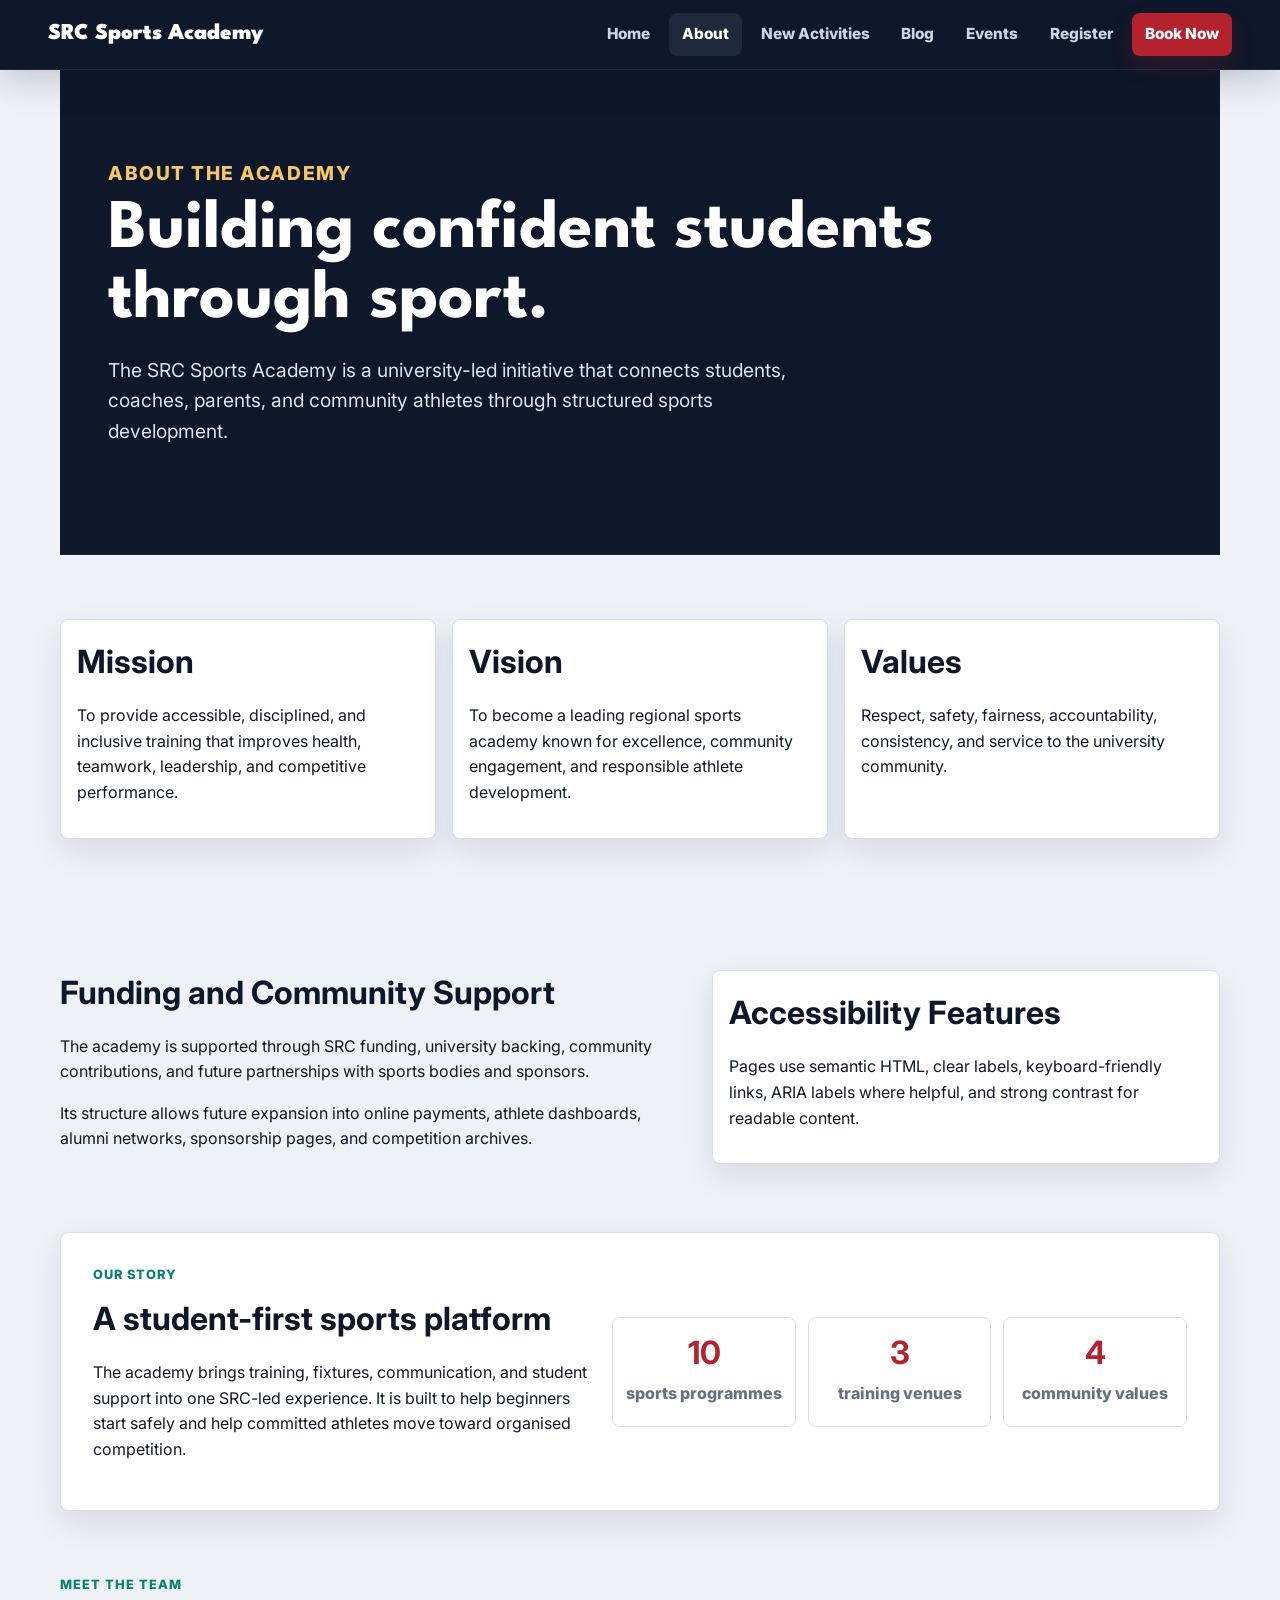
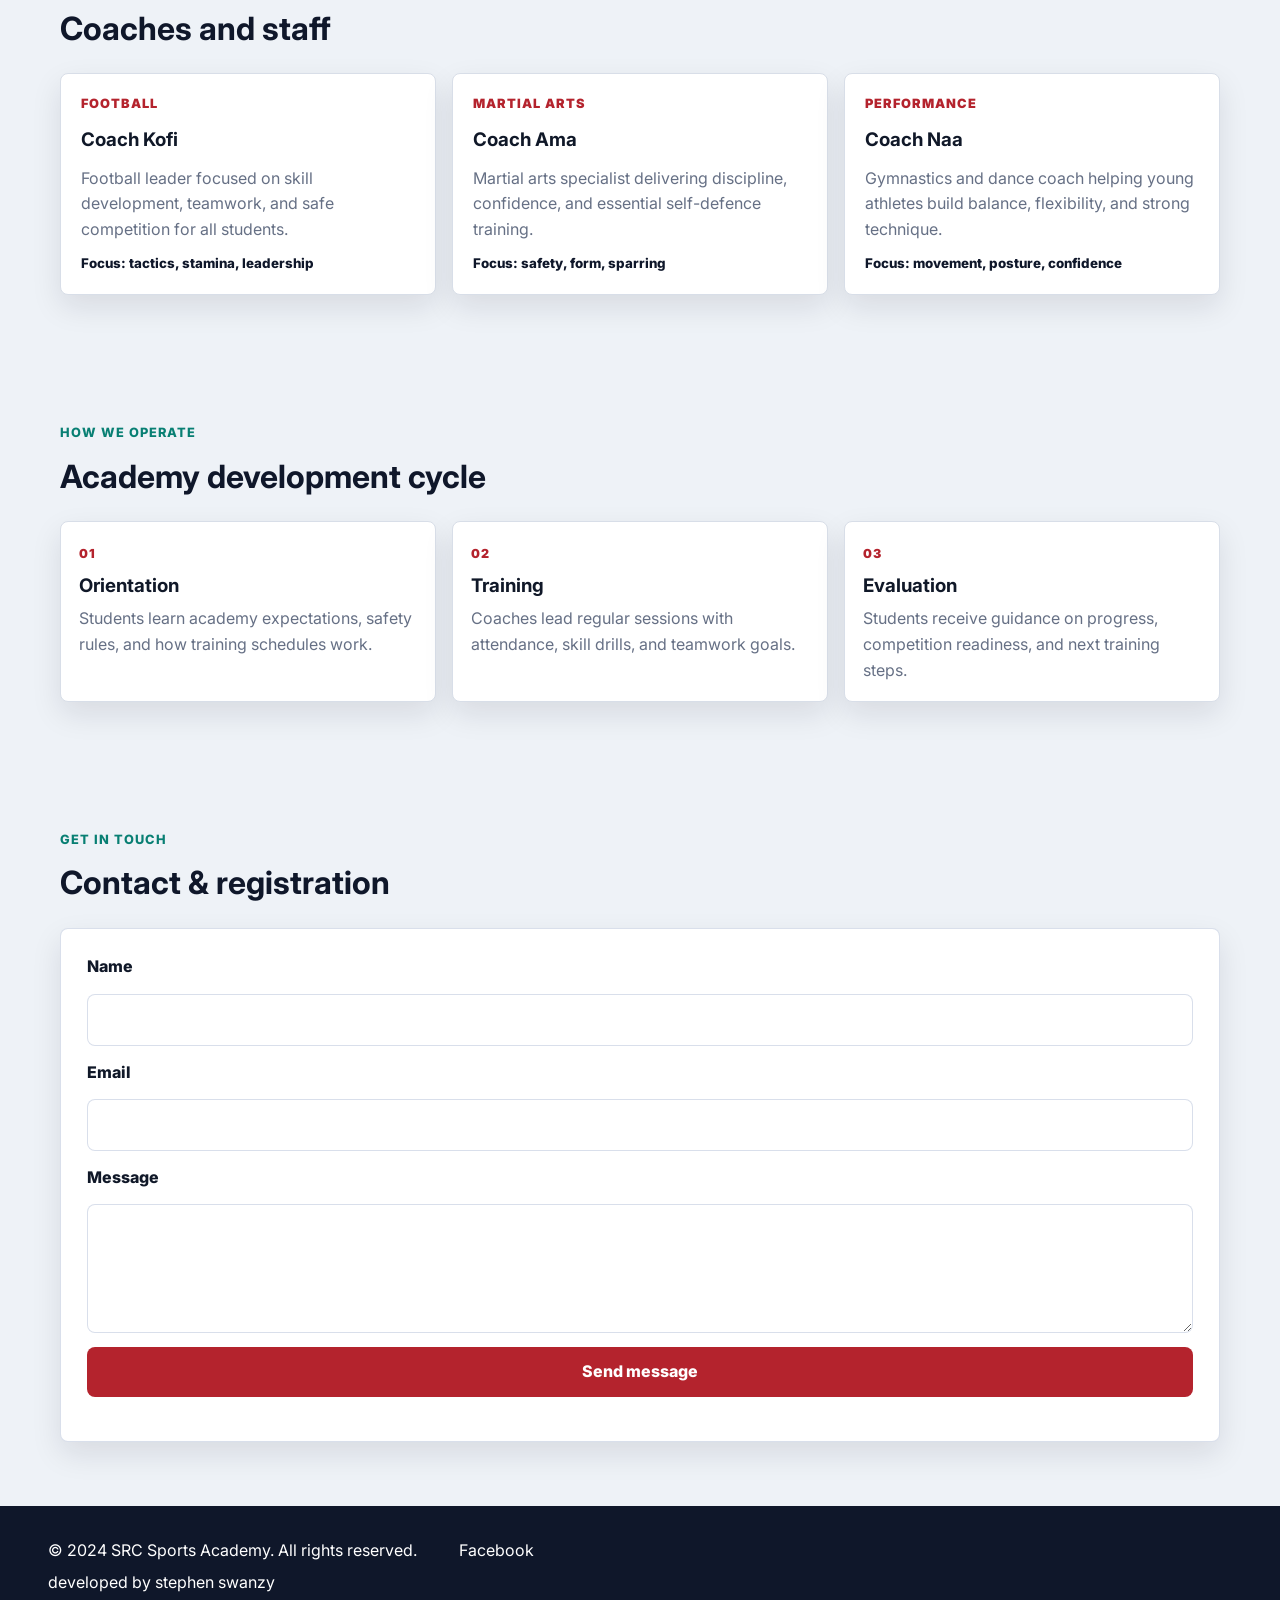
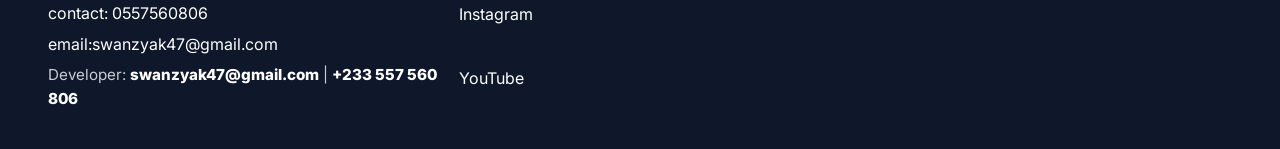
<file: about.html>
<!DOCTYPE html>
<html lang="en">
<head>
  <meta charset="UTF-8">
  <meta name="viewport" content="width=device-width, initial-scale=1.0">
  <title>SRC Sports Academy | About</title>
  <link rel="stylesheet" href="css/styles.css">
</head>
<body>
  <header class="site-header">
    <a class="brand" href="index.html">SRC Sports Academy</a>
    <button class="nav-toggle" type="button" aria-label="Open navigation" aria-expanded="false">&#9776;</button>
    <nav class="site-nav" aria-label="Main navigation">
      <a href="index.html">Home</a>
      <a class="active" href="about.html">About</a>
      <a href="activities.html">New Activities</a>
      <a href="blog.html">Blog</a>
      <a href="events.html">Events</a>
      <a href="register.html">Register</a>
      <a class="book-link" href="booking.html">Book Now</a>
    </nav>
  </header>

  <main class="page-shell">
    <section class="page-hero">
      <p class="eyebrow">About the academy</p>
      <h1>Building confident students through sport.</h1>
      <p>The SRC Sports Academy is a university-led initiative that connects students, coaches, parents, and community athletes through structured sports development.</p>
    </section>

    <section class="section card-grid three-column">
      <article class="info-card searchable">
        <h2>Mission</h2>
        <p>To provide accessible, disciplined, and inclusive training that improves health, teamwork, leadership, and competitive performance.</p>
      </article>
      <article class="info-card searchable">
        <h2>Vision</h2>
        <p>To become a leading regional sports academy known for excellence, community engagement, and responsible athlete development.</p>
      </article>
      <article class="info-card searchable">
        <h2>Values</h2>
        <p>Respect, safety, fairness, accountability, consistency, and service to the university community.</p>
      </article>
    </section>

    <section class="section split-section">
      <div class="searchable">
        <h2>Funding and Community Support</h2>
        <p>The academy is supported through SRC funding, university backing, community contributions, and future partnerships with sports bodies and sponsors.</p>
        <p>Its structure allows future expansion into online payments, athlete dashboards, alumni networks, sponsorship pages, and competition archives.</p>
      </div>
      <aside class="notice-box" aria-label="Accessibility features">
        <h2>Accessibility Features</h2>
        <p>Pages use semantic HTML, clear labels, keyboard-friendly links, ARIA labels where helpful, and strong contrast for readable content.</p>
      </aside>
    </section>

    <section class="section page-band" aria-labelledby="story-title">
      <div>
        <p class="eyebrow">Our story</p>
        <h2 id="story-title">A student-first sports platform</h2>
        <p>The academy brings training, fixtures, communication, and student support into one SRC-led experience. It is built to help beginners start safely and help committed athletes move toward organised competition.</p>
      </div>
      <div class="metric-grid">
        <article><strong>10</strong><span>sports programmes</span></article>
        <article><strong>3</strong><span>training venues</span></article>
        <article><strong>4</strong><span>community values</span></article>
      </div>
    </section>

    <section class="section" aria-labelledby="coach-title">
      <div class="section-heading">
        <p class="eyebrow">Meet the team</p>
        <h2 id="coach-title">Coaches and staff</h2>
      </div>
      <div class="card-grid three-column">
        <article class="coach-card searchable">
          <span>Football</span>
          <h3>Coach Kofi</h3>
          <p>Football leader focused on skill development, teamwork, and safe competition for all students.</p>
          <small>Focus: tactics, stamina, leadership</small>
        </article>
        <article class="coach-card searchable">
          <span>Martial Arts</span>
          <h3>Coach Ama</h3>
          <p>Martial arts specialist delivering discipline, confidence, and essential self-defence training.</p>
          <small>Focus: safety, form, sparring</small>
        </article>
        <article class="coach-card searchable">
          <span>Performance</span>
          <h3>Coach Naa</h3>
          <p>Gymnastics and dance coach helping young athletes build balance, flexibility, and strong technique.</p>
          <small>Focus: movement, posture, confidence</small>
        </article>
      </div>
    </section>

    <section class="section timeline-section" aria-labelledby="timeline-title">
      <div class="section-heading">
        <p class="eyebrow">How we operate</p>
        <h2 id="timeline-title">Academy development cycle</h2>
      </div>
      <div class="timeline-list">
        <article class="searchable"><span>01</span><h3>Orientation</h3><p>Students learn academy expectations, safety rules, and how training schedules work.</p></article>
        <article class="searchable"><span>02</span><h3>Training</h3><p>Coaches lead regular sessions with attendance, skill drills, and teamwork goals.</p></article>
        <article class="searchable"><span>03</span><h3>Evaluation</h3><p>Students receive guidance on progress, competition readiness, and next training steps.</p></article>
      </div>
    </section>

    <section class="section" aria-labelledby="contact-title">
      <div class="section-heading">
        <p class="eyebrow">Get in touch</p>
        <h2 id="contact-title">Contact & registration</h2>
      </div>
      <form class="academy-form validate-form" data-form-type="contact" aria-label="Contact form">
        <label for="contact-name">Name</label>
        <input id="contact-name" name="fullName" type="text" required>

        <label for="contact-email">Email</label>
        <input id="contact-email" name="email" type="email" required>

        <label for="contact-message">Message</label>
        <textarea id="contact-message" name="notes" rows="4" required></textarea>

        <button class="primary-button" type="submit">Send message</button>
        <p class="form-message" aria-live="polite"></p>
      </form>
    </section>
  </main>

  <footer class="site-footer">
    <div>

      <p>&copy; 2024 SRC Sports Academy. All rights reserved.</p>
      <p>developed by stephen swanzy</p>
      <p>contact: 0557560806</p>
      <p>email:swanzyak47@gmail.com</p>
      <p class="developer-credit">Developer: <a href="mailto:swanzyak47@gmail.com">swanzyak47@gmail.com</a> | <a href="tel:+233557560806">+233 557 560 806</a></p>
    </div>
    <div class="social-links">
      <a href="https://www.facebook.com">Facebook</a>
      <a href="https://www.instagram.com">Instagram</a>
      <a href="https://www.youtube.com">YouTube</a>
    </div>
  </footer>
  <script src="https://code.jquery.com/jquery-3.7.1.min.js"></script>
  <script src="javascript/app.js"></script>
</body>
</html>
</file>
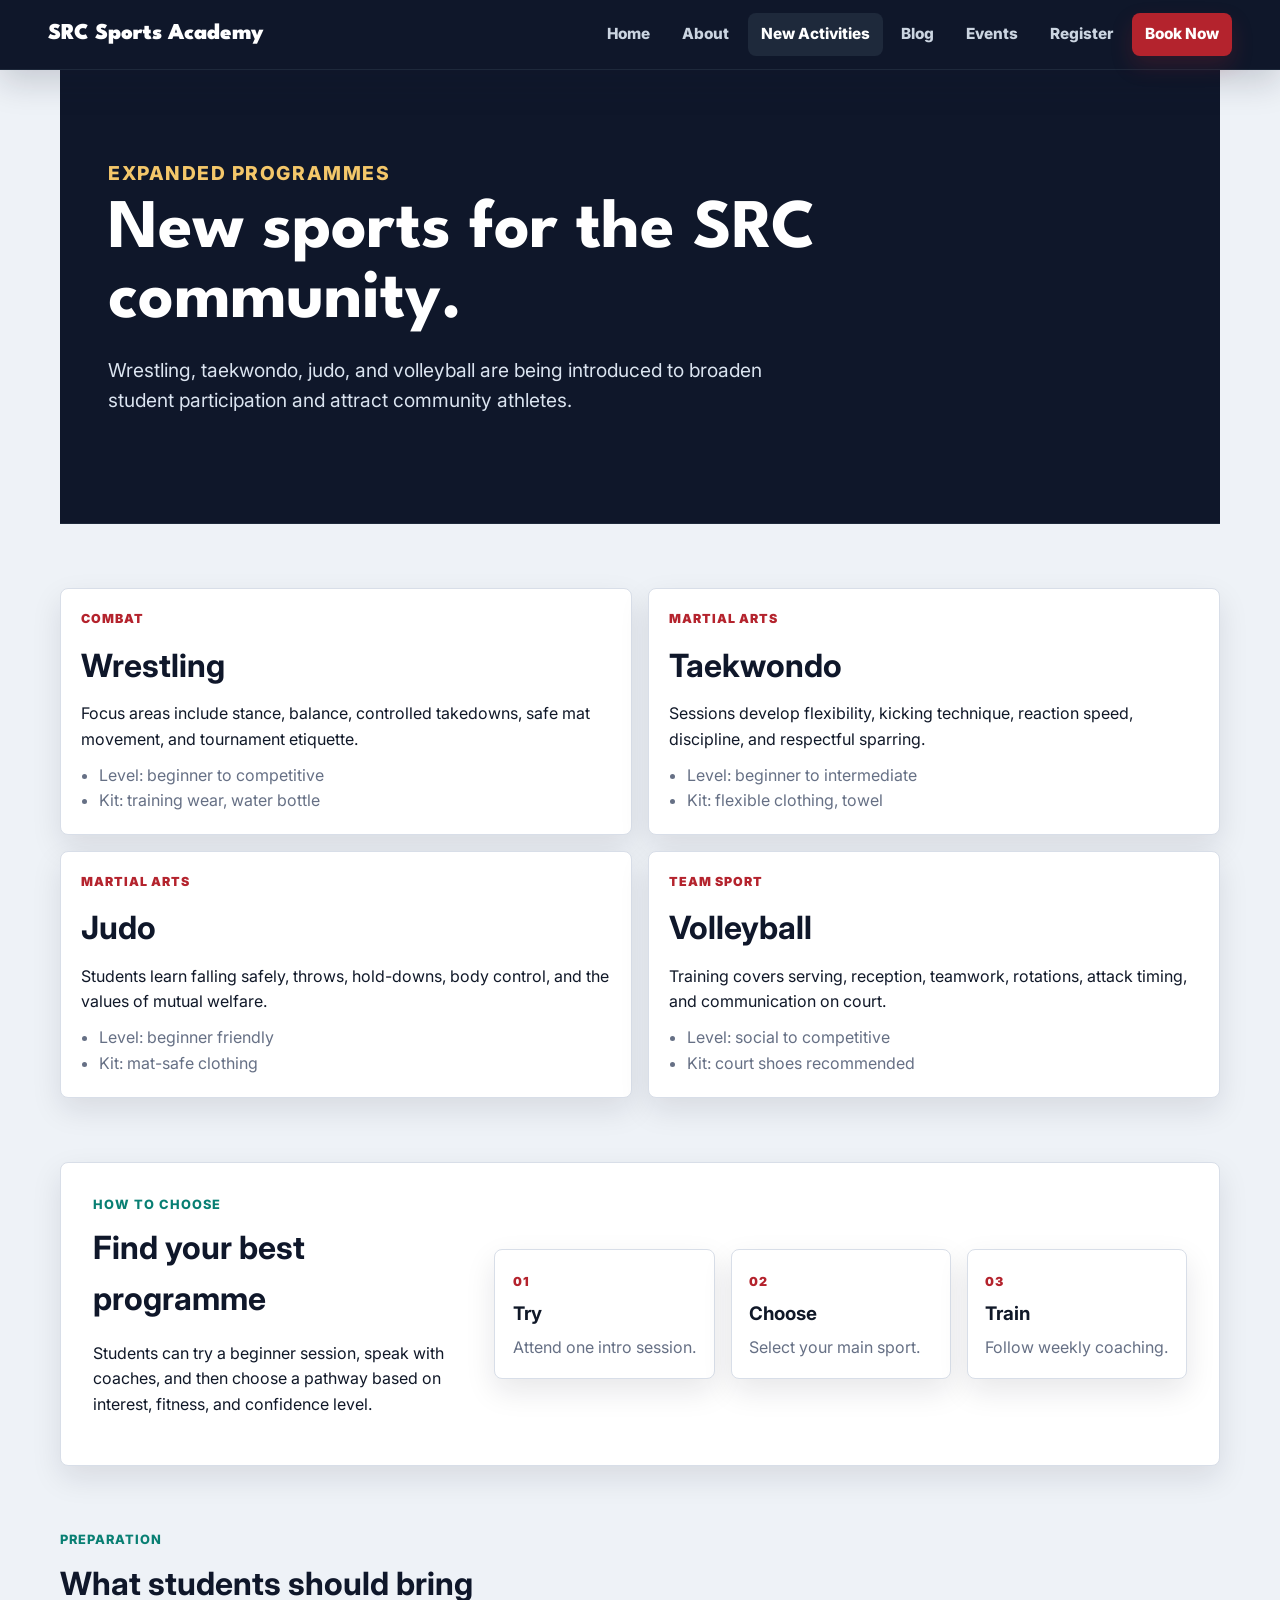
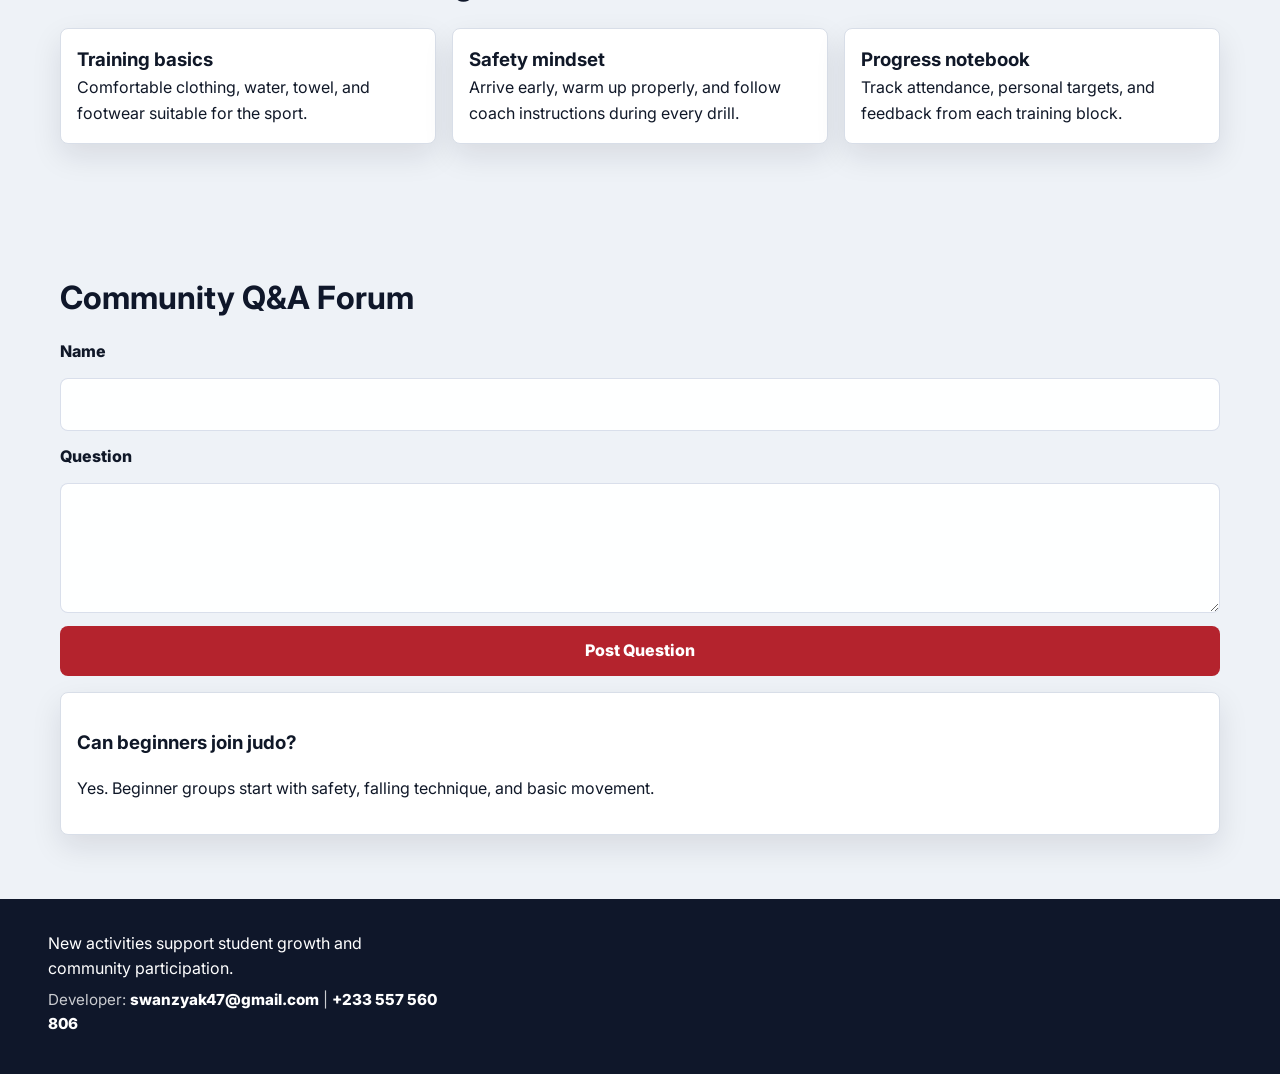
<file: activities.html>
<!DOCTYPE html>
<html lang="en">
<head>
  <meta charset="UTF-8">
  <meta name="viewport" content="width=device-width, initial-scale=1.0">
  <title>SRC Sports Academy | New Activities</title>
  <link rel="stylesheet" href="css/styles.css">
</head>
<body>
  <header class="site-header">
    <a class="brand" href="index.html">SRC Sports Academy</a>
    <button class="nav-toggle" type="button" aria-label="Open navigation" aria-expanded="false">&#9776;</button>
    <nav class="site-nav" aria-label="Main navigation">
      <a href="index.html">Home</a>
      <a href="about.html">About</a>
      <a class="active" href="activities.html">New Activities</a>
      <a href="blog.html">Blog</a>
      <a href="events.html">Events</a>
      <a href="register.html">Register</a>
      <a class="book-link" href="booking.html">Book Now</a>
    </nav>
  </header>

  <main class="page-shell">
    <section class="page-hero">
      <p class="eyebrow">Expanded programmes</p>
      <h1>New sports for the SRC community.</h1>
      <p>Wrestling, taekwondo, judo, and volleyball are being introduced to broaden student participation and attract community athletes.</p>
    </section>

    <section class="section card-grid two-column">
      <article class="programme-card searchable">
        <span>Combat</span>
        <h2>Wrestling</h2>
        <p>Focus areas include stance, balance, controlled takedowns, safe mat movement, and tournament etiquette.</p>
        <ul><li>Level: beginner to competitive</li><li>Kit: training wear, water bottle</li></ul>
      </article>
      <article class="programme-card searchable">
        <span>Martial Arts</span>
        <h2>Taekwondo</h2>
        <p>Sessions develop flexibility, kicking technique, reaction speed, discipline, and respectful sparring.</p>
        <ul><li>Level: beginner to intermediate</li><li>Kit: flexible clothing, towel</li></ul>
      </article>
      <article class="programme-card searchable">
        <span>Martial Arts</span>
        <h2>Judo</h2>
        <p>Students learn falling safely, throws, hold-downs, body control, and the values of mutual welfare.</p>
        <ul><li>Level: beginner friendly</li><li>Kit: mat-safe clothing</li></ul>
      </article>
      <article class="programme-card searchable">
        <span>Team Sport</span>
        <h2>Volleyball</h2>
        <p>Training covers serving, reception, teamwork, rotations, attack timing, and communication on court.</p>
        <ul><li>Level: social to competitive</li><li>Kit: court shoes recommended</li></ul>
      </article>
    </section>

    <section class="section page-band" aria-labelledby="activity-path-title">
      <div>
        <p class="eyebrow">How to choose</p>
        <h2 id="activity-path-title">Find your best programme</h2>
        <p>Students can try a beginner session, speak with coaches, and then choose a pathway based on interest, fitness, and confidence level.</p>
      </div>
      <div class="timeline-list compact">
        <article class="searchable"><span>01</span><h3>Try</h3><p>Attend one intro session.</p></article>
        <article class="searchable"><span>02</span><h3>Choose</h3><p>Select your main sport.</p></article>
        <article class="searchable"><span>03</span><h3>Train</h3><p>Follow weekly coaching.</p></article>
      </div>
    </section>

    <section class="section" aria-labelledby="equipment-title">
      <div class="section-heading">
        <p class="eyebrow">Preparation</p>
        <h2 id="equipment-title">What students should bring</h2>
      </div>
      <div class="card-grid three-column">
        <article class="feature-card searchable"><h3>Training basics</h3><p>Comfortable clothing, water, towel, and footwear suitable for the sport.</p></article>
        <article class="feature-card searchable"><h3>Safety mindset</h3><p>Arrive early, warm up properly, and follow coach instructions during every drill.</p></article>
        <article class="feature-card searchable"><h3>Progress notebook</h3><p>Track attendance, personal targets, and feedback from each training block.</p></article>
      </div>
    </section>

    <section class="section forum-panel" aria-labelledby="forum-title">
      <h2 id="forum-title">Community Q&amp;A Forum</h2>
      <form class="forum-form" aria-label="Ask a sports question">
        <label for="question-name">Name</label>
        <input id="question-name" name="name" type="text" required>
        <label for="question-text">Question</label>
        <textarea id="question-text" name="question" rows="4" required></textarea>
        <button class="primary-button" type="submit">Post Question</button>
      </form>
      <div id="forum-list" class="forum-list" aria-live="polite">
        <article class="question-card searchable">
          <h3>Can beginners join judo?</h3>
          <p>Yes. Beginner groups start with safety, falling technique, and basic movement.</p>
        </article>
      </div>
    </section>
  </main>

  <footer class="site-footer">
    <div>
      <p>New activities support student growth and community participation.</p>
      <p class="developer-credit">Developer: <a href="mailto:swanzyak47@gmail.com">swanzyak47@gmail.com</a> | <a href="tel:+233557560806">+233 557 560 806</a></p>
    </div>
  </footer>
  <script src="https://code.jquery.com/jquery-3.7.1.min.js"></script>
  <script src="javascript/app.js"></script>
</body>
</html>
</file>
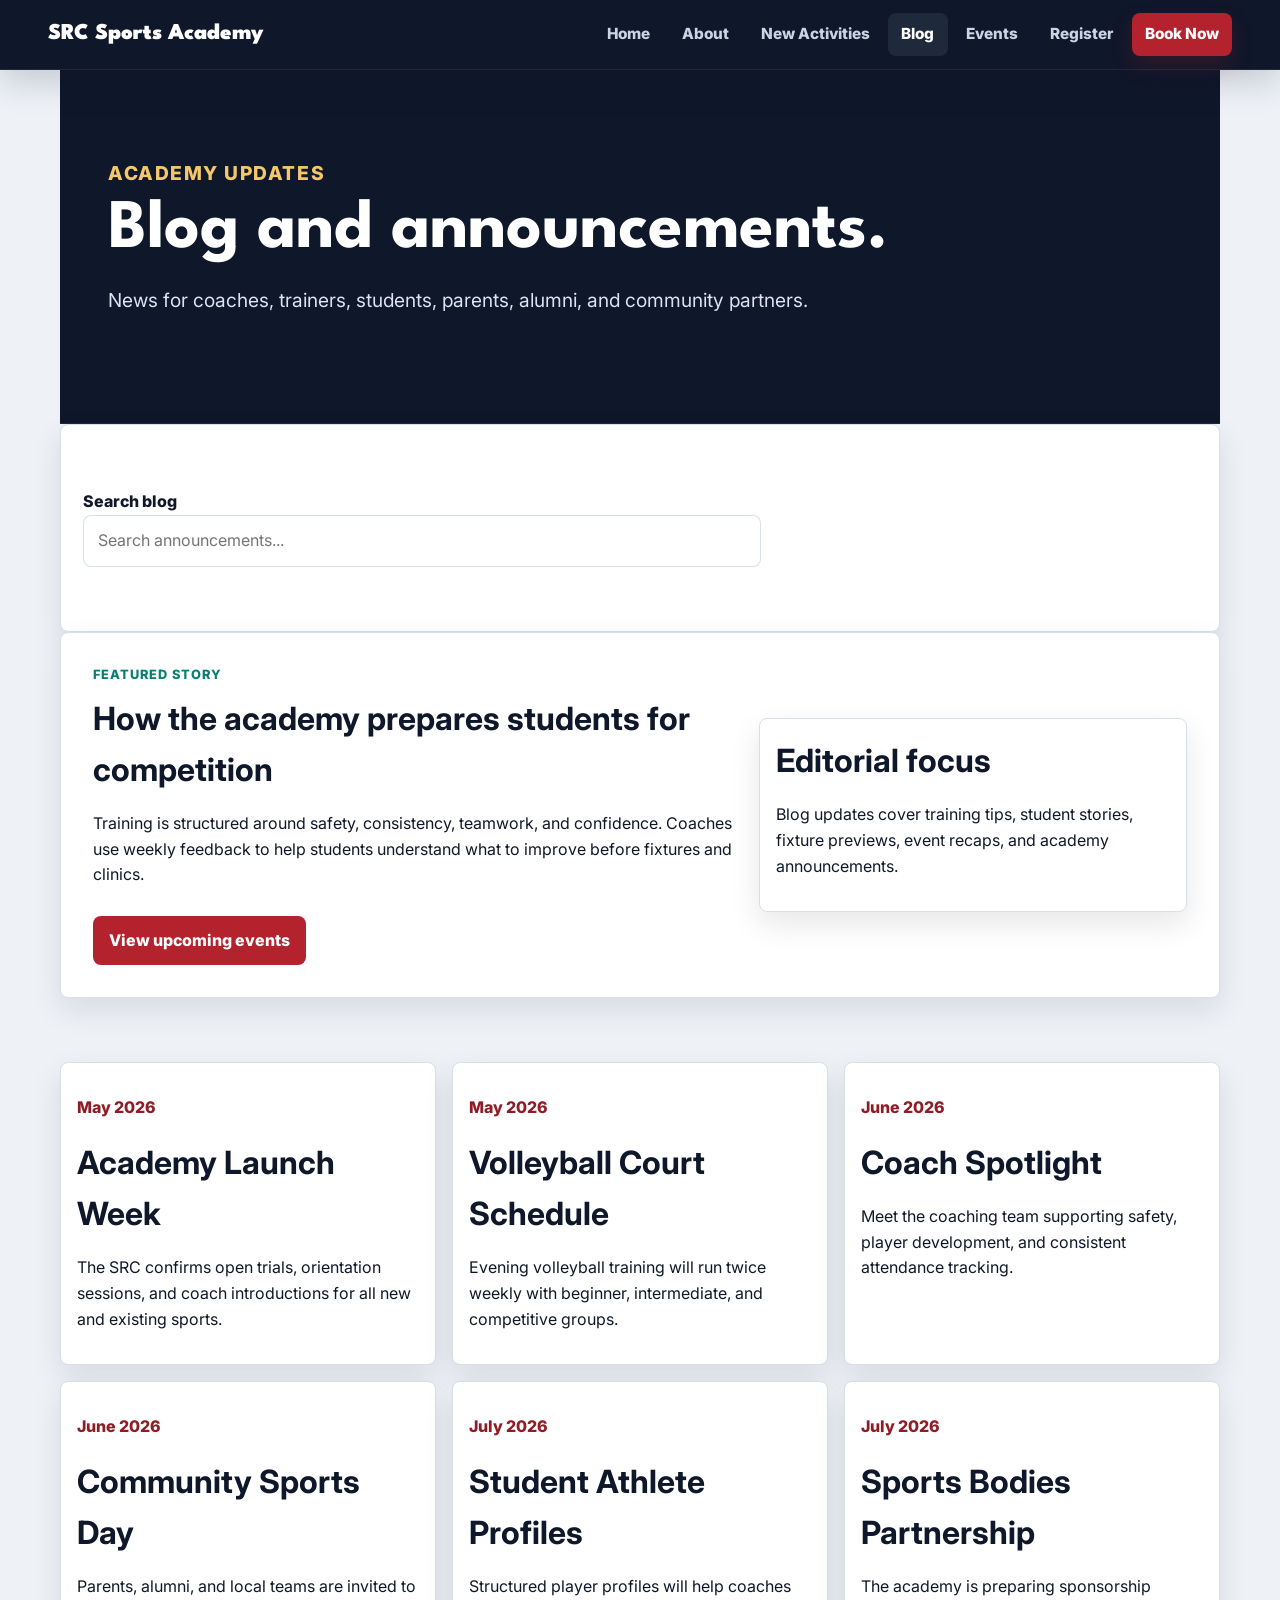
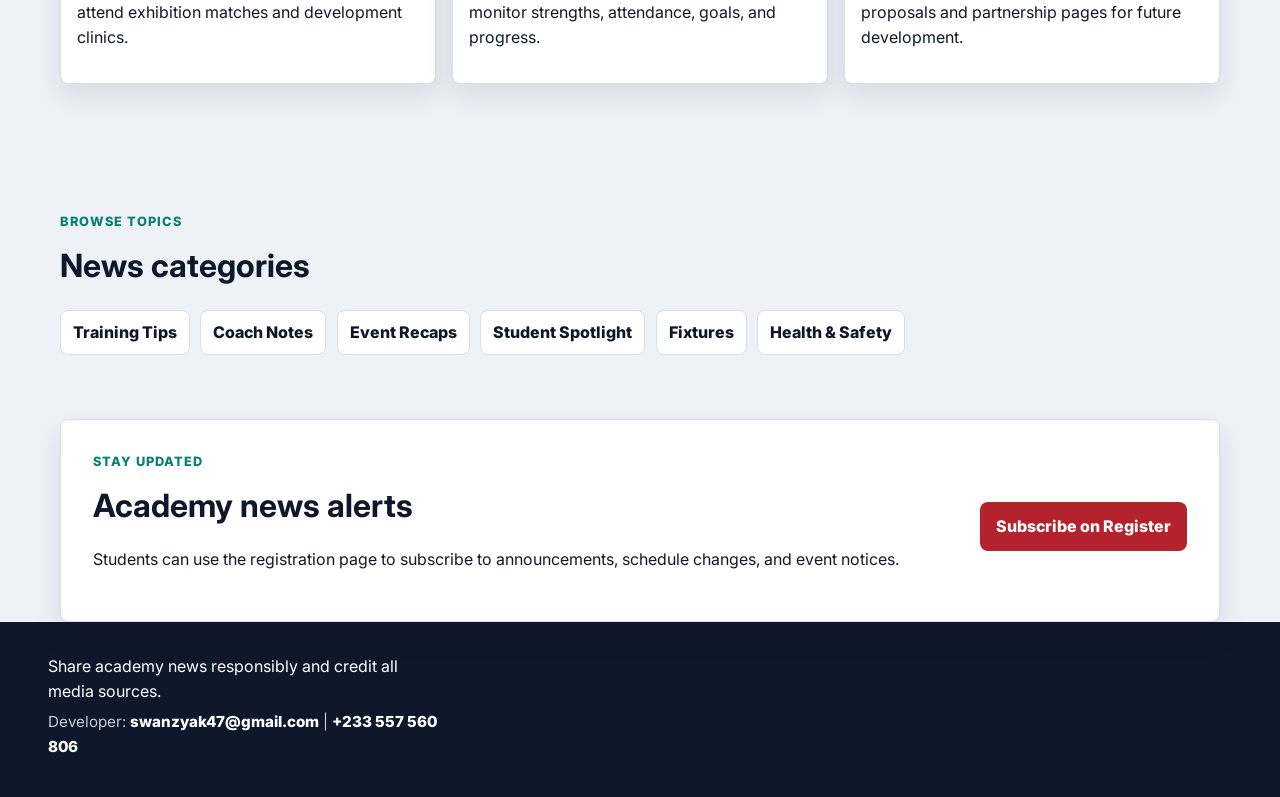
<file: blog.html>
<!DOCTYPE html>
<html lang="en">
<head>
  <meta charset="UTF-8">
  <meta name="viewport" content="width=device-width, initial-scale=1.0">
  <title>SRC Sports Academy | Blog</title>
  <link rel="stylesheet" href="css/styles.css">
</head>
<body>
  <header class="site-header">
    <a class="brand" href="index.html">SRC Sports Academy</a>
    <button class="nav-toggle" type="button" aria-label="Open navigation" aria-expanded="false">&#9776;</button>
    <nav class="site-nav" aria-label="Main navigation">
      <a href="index.html">Home</a>
      <a href="about.html">About</a>
      <a href="activities.html">New Activities</a>
      <a class="active" href="blog.html">Blog</a>
      <a href="events.html">Events</a>
      <a href="register.html">Register</a>
      <a class="book-link" href="booking.html">Book Now</a>
    </nav>
  </header>

  <main class="page-shell">
    <section class="page-hero">
      <p class="eyebrow">Academy updates</p>
      <h1>Blog and announcements.</h1>
      <p>News for coaches, trainers, students, parents, alumni, and community partners.</p>
    </section>
    <section class="search-panel">
      <div class="search-control">
        <label class="search-label" for="site-search">Search blog</label>
        <input id="site-search" class="site-search" type="search" placeholder="Search announcements...">
      </div>
    </section>
    <section class="section featured-post searchable" aria-labelledby="featured-post-title">
      <div>
        <p class="eyebrow">Featured story</p>
        <h2 id="featured-post-title">How the academy prepares students for competition</h2>
        <p>Training is structured around safety, consistency, teamwork, and confidence. Coaches use weekly feedback to help students understand what to improve before fixtures and clinics.</p>
        <a class="primary-button" href="events.html">View upcoming events</a>
      </div>
      <aside class="notice-box">
        <h2>Editorial focus</h2>
        <p>Blog updates cover training tips, student stories, fixture previews, event recaps, and academy announcements.</p>
      </aside>
    </section>
    <section class="section card-grid three-column">
      <article class="post-card searchable">
        <p class="post-date">May 2026</p>
        <h2>Academy Launch Week</h2>
        <p>The SRC confirms open trials, orientation sessions, and coach introductions for all new and existing sports.</p>
      </article>
      <article class="post-card searchable">
        <p class="post-date">May 2026</p>
        <h2>Volleyball Court Schedule</h2>
        <p>Evening volleyball training will run twice weekly with beginner, intermediate, and competitive groups.</p>
      </article>
      <article class="post-card searchable">
        <p class="post-date">June 2026</p>
        <h2>Coach Spotlight</h2>
        <p>Meet the coaching team supporting safety, player development, and consistent attendance tracking.</p>
      </article>
      <article class="post-card searchable">
        <p class="post-date">June 2026</p>
        <h2>Community Sports Day</h2>
        <p>Parents, alumni, and local teams are invited to attend exhibition matches and development clinics.</p>
      </article>
      <article class="post-card searchable">
        <p class="post-date">July 2026</p>
        <h2>Student Athlete Profiles</h2>
        <p>Structured player profiles will help coaches monitor strengths, attendance, goals, and progress.</p>
      </article>
      <article class="post-card searchable">
        <p class="post-date">July 2026</p>
        <h2>Sports Bodies Partnership</h2>
        <p>The academy is preparing sponsorship proposals and partnership pages for future development.</p>
      </article>
    </section>

    <section class="section blog-categories" aria-labelledby="blog-categories-title">
      <div class="section-heading">
        <p class="eyebrow">Browse topics</p>
        <h2 id="blog-categories-title">News categories</h2>
      </div>
      <div class="tag-grid">
        <span>Training Tips</span>
        <span>Coach Notes</span>
        <span>Event Recaps</span>
        <span>Student Spotlight</span>
        <span>Fixtures</span>
        <span>Health & Safety</span>
      </div>
    </section>

    <section class="section newsletter-panel" aria-labelledby="newsletter-title">
      <div>
        <p class="eyebrow">Stay updated</p>
        <h2 id="newsletter-title">Academy news alerts</h2>
        <p>Students can use the registration page to subscribe to announcements, schedule changes, and event notices.</p>
      </div>
      <a class="primary-button" href="register.html">Subscribe on Register</a>
    </section>
  </main>

  <footer class="site-footer">
    <div>
      <p>Share academy news responsibly and credit all media sources.</p>
      <p class="developer-credit">Developer: <a href="mailto:swanzyak47@gmail.com">swanzyak47@gmail.com</a> | <a href="tel:+233557560806">+233 557 560 806</a></p>
    </div>
  </footer>
  <script src="https://code.jquery.com/jquery-3.7.1.min.js"></script>
  <script src="javascript/app.js"></script>
</body>
</html>
</file>
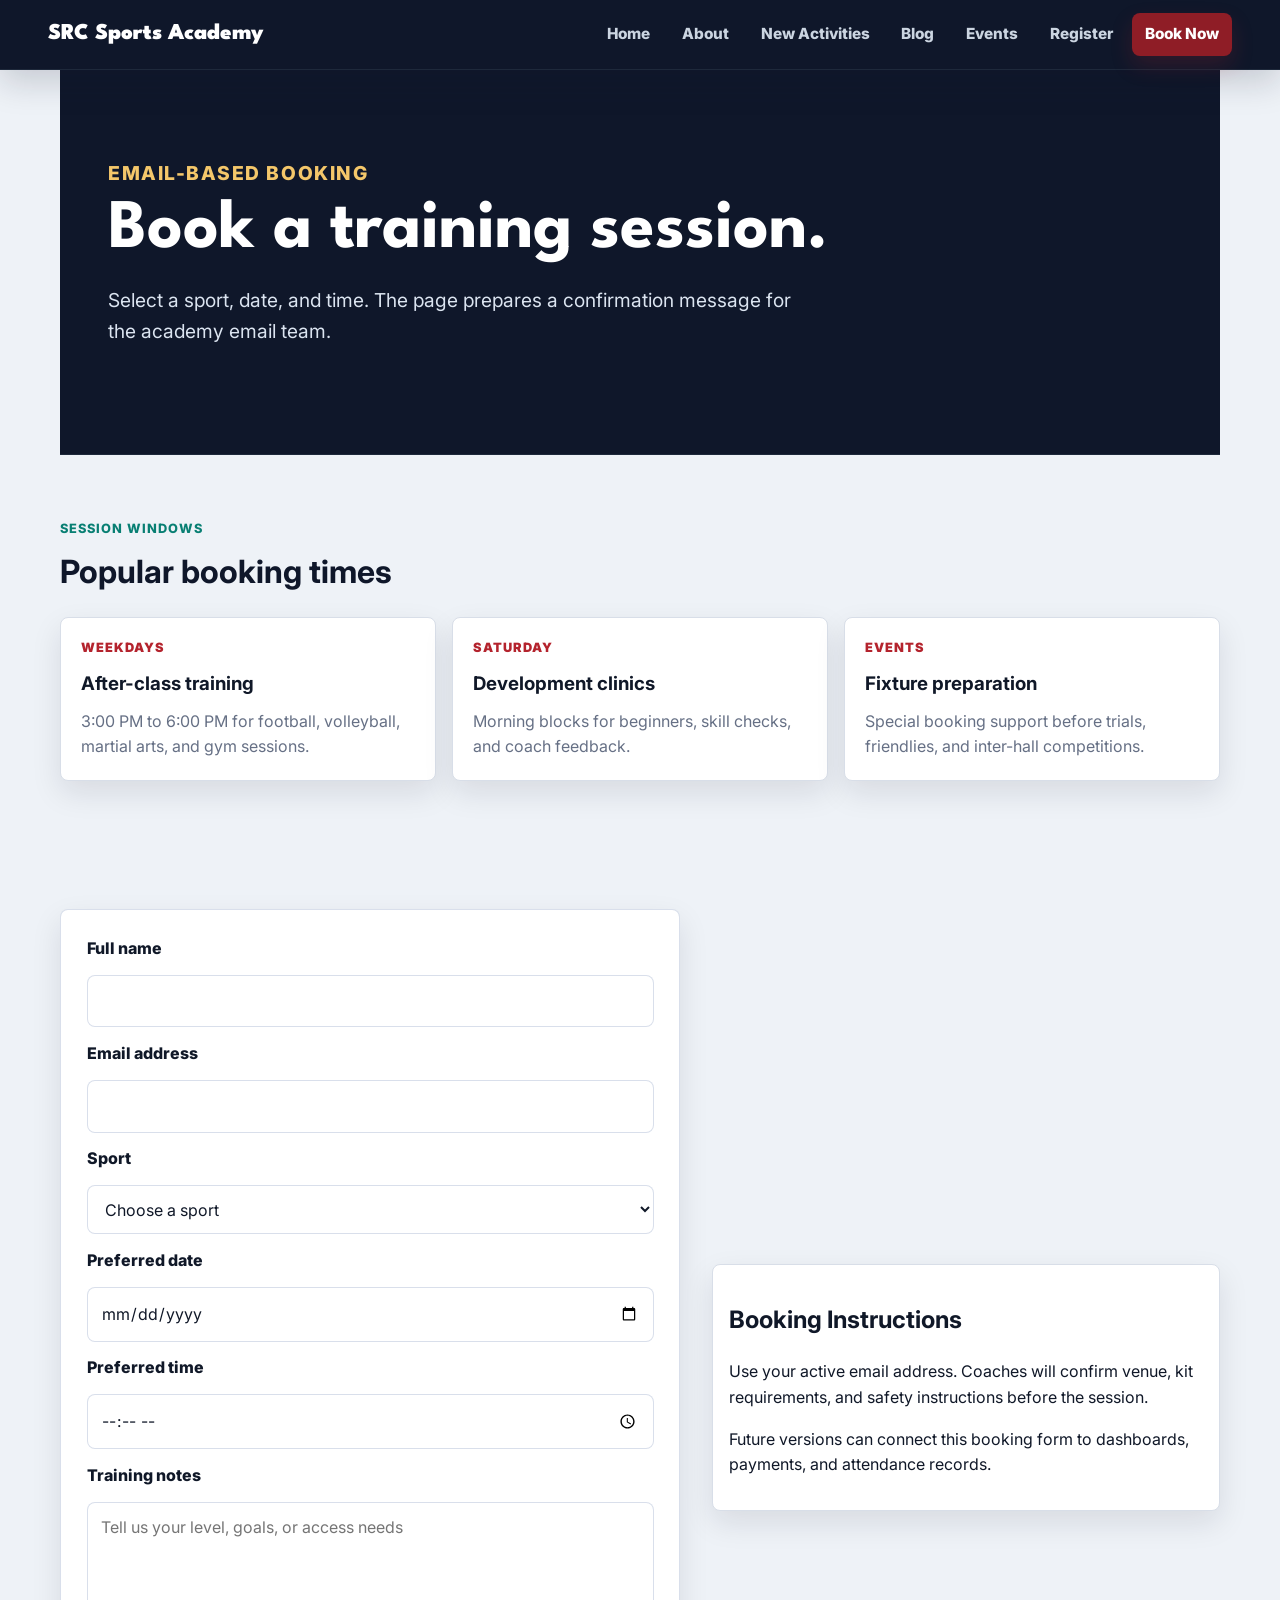
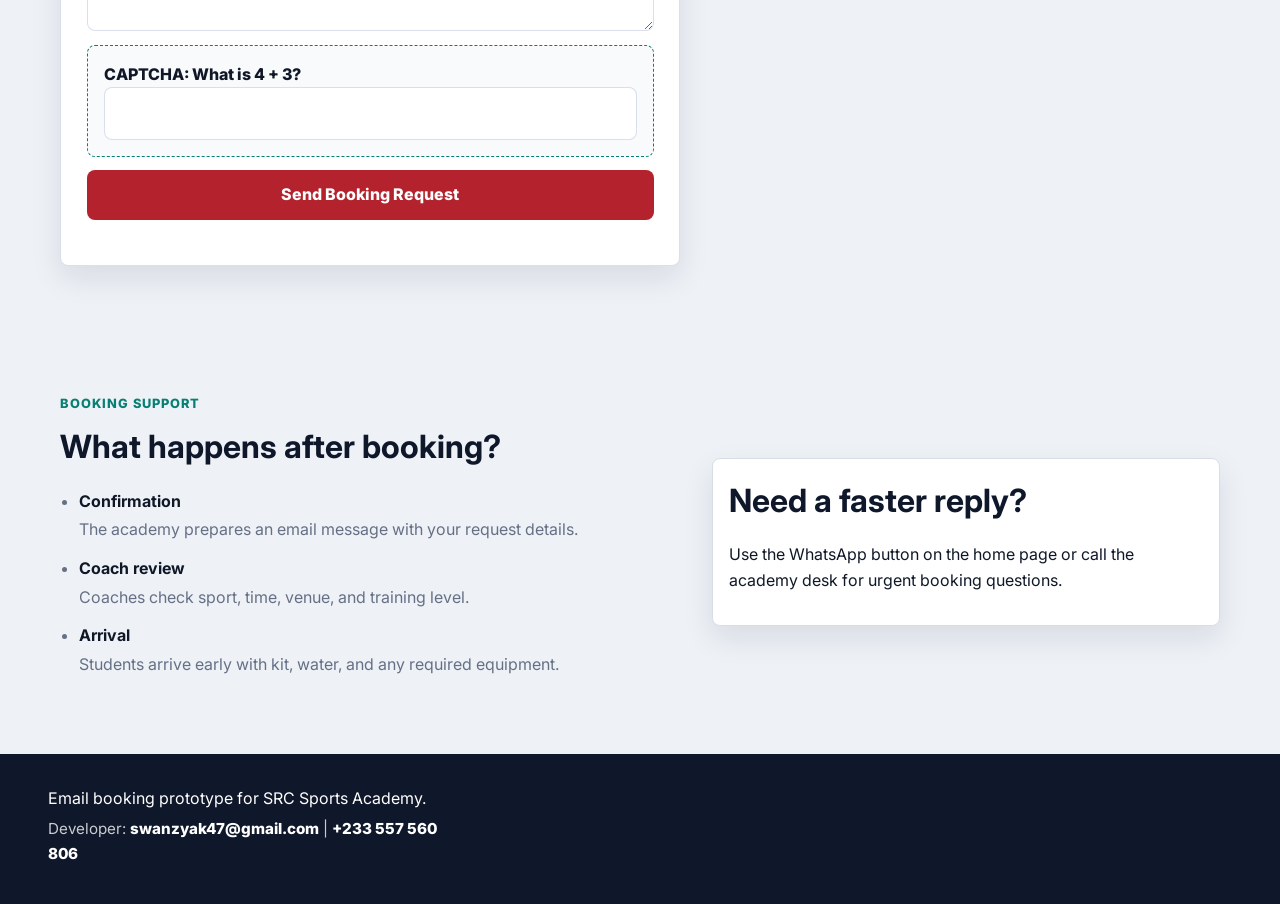
<file: booking.html>
<!DOCTYPE html>
<html lang="en">
<head>
  <meta charset="UTF-8">
  <meta name="viewport" content="width=device-width, initial-scale=1.0">
  <title>SRC Sports Academy | Book Online</title>
  <link rel="stylesheet" href="css/styles.css">
</head>
<body>
  <header class="site-header">
    <a class="brand" href="index.html">SRC Sports Academy</a>
    <button class="nav-toggle" type="button" aria-label="Open navigation" aria-expanded="false">&#9776;</button>
    <nav class="site-nav" aria-label="Main navigation">
      <a href="index.html">Home</a>
      <a href="about.html">About</a>
      <a href="activities.html">New Activities</a>
      <a href="blog.html">Blog</a>
      <a href="events.html">Events</a>
      <a href="register.html">Register</a>
      <a class="book-link active" href="booking.html">Book Now</a>
    </nav>
  </header>

  <main class="page-shell">
    <section class="page-hero">
      <p class="eyebrow">Email-based booking</p>
      <h1>Book a training session.</h1>
      <p>Select a sport, date, and time. The page prepares a confirmation message for the academy email team.</p>
    </section>

    <section class="section availability-grid" aria-labelledby="availability-title">
      <div class="section-heading">
        <p class="eyebrow">Session windows</p>
        <h2 id="availability-title">Popular booking times</h2>
      </div>
      <div class="card-grid three-column">
        <article class="event-card searchable"><time>Weekdays</time><h3>After-class training</h3><p>3:00 PM to 6:00 PM for football, volleyball, martial arts, and gym sessions.</p></article>
        <article class="event-card searchable"><time>Saturday</time><h3>Development clinics</h3><p>Morning blocks for beginners, skill checks, and coach feedback.</p></article>
        <article class="event-card searchable"><time>Events</time><h3>Fixture preparation</h3><p>Special booking support before trials, friendlies, and inter-hall competitions.</p></article>
      </div>
    </section>

    <section class="form-section split-section">
      <form class="academy-form validate-form" data-form-type="booking" aria-label="Online booking form">
        <label for="book-name">Full name</label>
        <input id="book-name" name="fullName" type="text" required>
        <label for="book-email">Email address</label>
        <input id="book-email" name="email" type="email" required>
        <label for="book-sport">Sport</label>
        <select id="book-sport" name="sport" required>
          <option value="">Choose a sport</option>
          <option>Wrestling</option>
          <option>Taekwondo</option>
          <option>Judo</option>
          <option>Volleyball</option>
          <option>Football</option>
          <option>Rugby</option>
          <option>Ballet</option>
          <option>Table Tennis</option>
          <option>Handball</option>
          <option>Gymnastics</option>
        </select>
        <label for="book-date">Preferred date</label>
        <input id="book-date" name="date" type="date" required>
        <label for="book-time">Preferred time</label>
        <input id="book-time" name="time" type="time" required>
        <label for="book-notes">Training notes</label>
        <textarea id="book-notes" name="notes" rows="4" placeholder="Tell us your level, goals, or access needs"></textarea>
        <div class="captcha-box">
          <label for="book-captcha">CAPTCHA: What is <span class="captcha-question">4 + 3</span>?</label>
          <input id="book-captcha" name="captcha" type="number" required>
        </div>
        <button class="primary-button" type="submit">Send Booking Request</button>
        <p class="form-message" role="status" aria-live="polite"></p>
      </form>
      <aside class="notice-box">
        <h2>Booking Instructions</h2>
        <p>Use your active email address. Coaches will confirm venue, kit requirements, and safety instructions before the session.</p>
        <p>Future versions can connect this booking form to dashboards, payments, and attendance records.</p>
      </aside>
    </section>

    <section class="section split-section" aria-labelledby="booking-help-title">
      <div>
        <p class="eyebrow">Booking support</p>
        <h2 id="booking-help-title">What happens after booking?</h2>
        <ul class="faq-list">
          <li><strong>Confirmation</strong> The academy prepares an email message with your request details.</li>
          <li><strong>Coach review</strong> Coaches check sport, time, venue, and training level.</li>
          <li><strong>Arrival</strong> Students arrive early with kit, water, and any required equipment.</li>
        </ul>
      </div>
      <aside class="notice-box">
        <h2>Need a faster reply?</h2>
        <p>Use the WhatsApp button on the home page or call the academy desk for urgent booking questions.</p>
      </aside>
    </section>
  </main>

  <footer class="site-footer">
    <div>
      <p>Email booking prototype for SRC Sports Academy.</p>
      <p class="developer-credit">Developer: <a href="mailto:swanzyak47@gmail.com">swanzyak47@gmail.com</a> | <a href="tel:+233557560806">+233 557 560 806</a></p>
    </div>
  </footer>
  <script src="https://code.jquery.com/jquery-3.7.1.min.js"></script>
  <script src="javascript/app.js"></script>
</body>
</html>
</file>
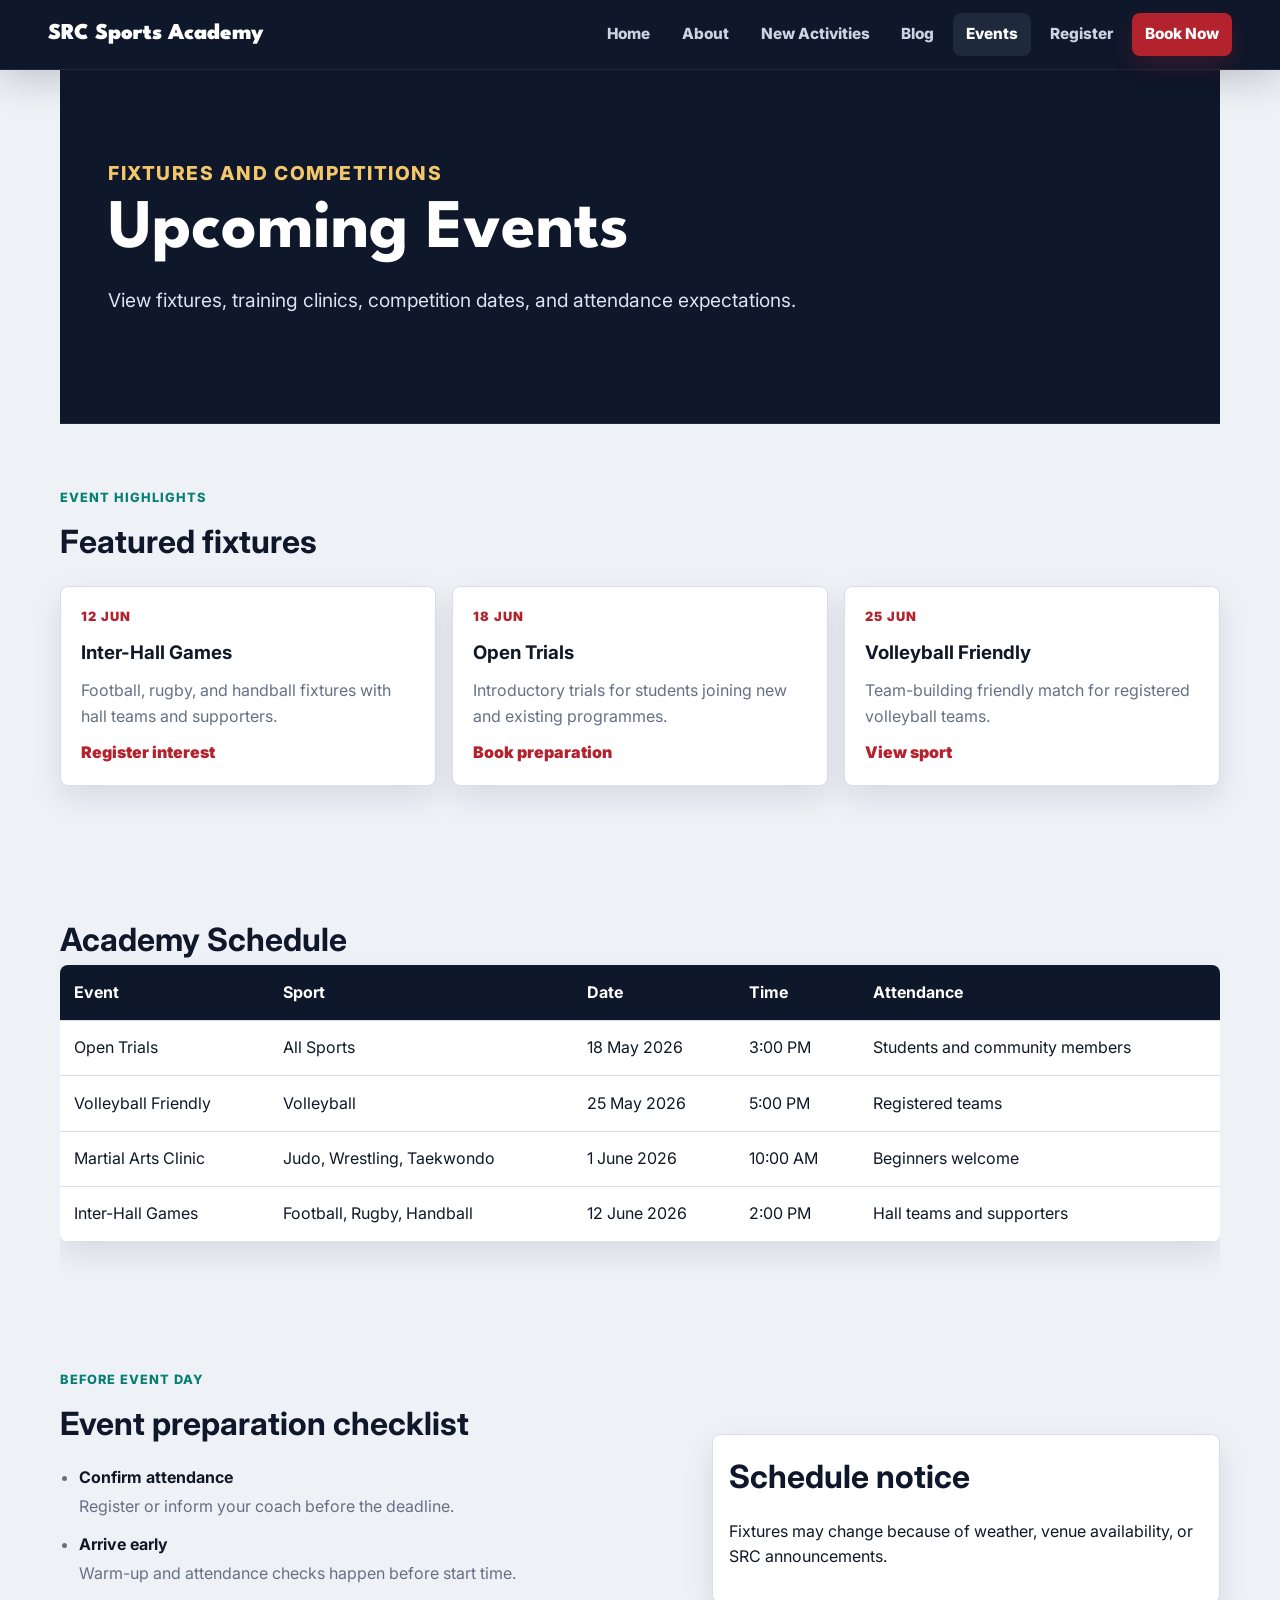
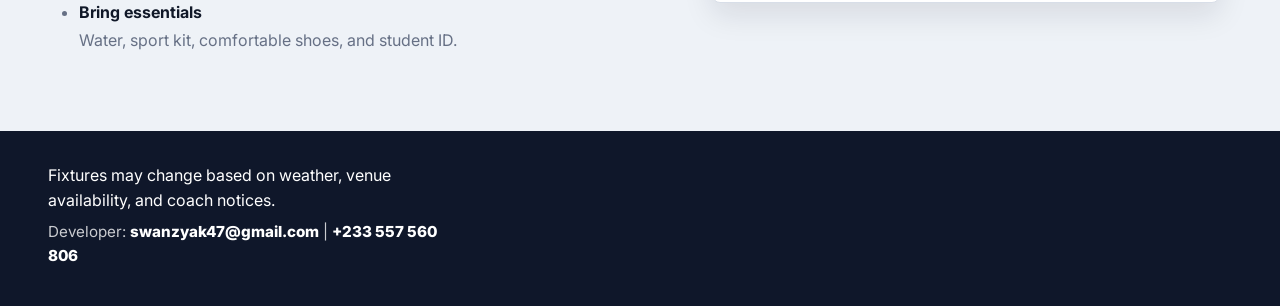
<file: events.html>
<!DOCTYPE html>
<html lang="en">
<head>
  <meta charset="UTF-8">
  <meta name="viewport" content="width=device-width, initial-scale=1.0">
  <title>SRC Sports Academy | Events</title>
  <link rel="stylesheet" href="css/styles.css">
</head>
<body>
  <header class="site-header">
    <a class="brand" href="index.html">SRC Sports Academy</a>
    <button class="nav-toggle" type="button" aria-label="Open navigation" aria-expanded="false">&#9776;</button>
    <nav class="site-nav" aria-label="Main navigation">
      <a href="index.html">Home</a>
      <a href="about.html">About</a>
      <a href="activities.html">New Activities</a>
      <a href="blog.html">Blog</a>
      <a class="active" href="events.html">Events</a>
      <a href="register.html">Register</a>
      <a class="book-link" href="booking.html">Book Now</a>
    </nav>
  </header>

  <main class="page-shell">
    <section class="page-hero">
      <p class="eyebrow">Fixtures and competitions</p>
      <h1>Upcoming Events</h1>
      <p>View fixtures, training clinics, competition dates, and attendance expectations.</p>
    </section>

    <section class="section event-feature-grid" aria-labelledby="event-feature-title">
      <div class="section-heading">
        <p class="eyebrow">Event highlights</p>
        <h2 id="event-feature-title">Featured fixtures</h2>
      </div>
      <div class="card-grid three-column">
        <article class="event-card searchable">
          <time datetime="2026-06-12">12 Jun</time>
          <h3>Inter-Hall Games</h3>
          <p>Football, rugby, and handball fixtures with hall teams and supporters.</p>
          <a href="register.html">Register interest</a>
        </article>
        <article class="event-card searchable">
          <time datetime="2026-06-18">18 Jun</time>
          <h3>Open Trials</h3>
          <p>Introductory trials for students joining new and existing programmes.</p>
          <a href="booking.html">Book preparation</a>
        </article>
        <article class="event-card searchable">
          <time datetime="2026-06-25">25 Jun</time>
          <h3>Volleyball Friendly</h3>
          <p>Team-building friendly match for registered volleyball teams.</p>
          <a href="activities.html">View sport</a>
        </article>
      </div>
    </section>

    <section class="section table-wrap searchable" aria-labelledby="events-title">
      <h2 id="events-title">Academy Schedule</h2>
      <table>
        <thead>
          <tr>
            <th>Event</th>
            <th>Sport</th>
            <th>Date</th>
            <th>Time</th>
            <th>Attendance</th>
          </tr>
        </thead>
        <tbody>
          <tr>
            <td>Open Trials</td>
            <td>All Sports</td>
            <td>18 May 2026</td>
            <td>3:00 PM</td>
            <td>Students and community members</td>
          </tr>
          <tr>
            <td>Volleyball Friendly</td>
            <td>Volleyball</td>
            <td>25 May 2026</td>
            <td>5:00 PM</td>
            <td>Registered teams</td>
          </tr>
          <tr>
            <td>Martial Arts Clinic</td>
            <td>Judo, Wrestling, Taekwondo</td>
            <td>1 June 2026</td>
            <td>10:00 AM</td>
            <td>Beginners welcome</td>
          </tr>
          <tr>
            <td>Inter-Hall Games</td>
            <td>Football, Rugby, Handball</td>
            <td>12 June 2026</td>
            <td>2:00 PM</td>
            <td>Hall teams and supporters</td>
          </tr>
        </tbody>
      </table>
    </section>

    <section class="section split-section" aria-labelledby="event-prep-title">
      <div>
        <p class="eyebrow">Before event day</p>
        <h2 id="event-prep-title">Event preparation checklist</h2>
        <ul class="faq-list">
          <li><strong>Confirm attendance</strong> Register or inform your coach before the deadline.</li>
          <li><strong>Arrive early</strong> Warm-up and attendance checks happen before start time.</li>
          <li><strong>Bring essentials</strong> Water, sport kit, comfortable shoes, and student ID.</li>
        </ul>
      </div>
      <aside class="notice-box">
        <h2>Schedule notice</h2>
        <p>Fixtures may change because of weather, venue availability, or SRC announcements.</p>
      </aside>
    </section>
  </main>

  <footer class="site-footer">
    <div>
      <p>Fixtures may change based on weather, venue availability, and coach notices.</p>
      <p class="developer-credit">Developer: <a href="mailto:swanzyak47@gmail.com">swanzyak47@gmail.com</a> | <a href="tel:+233557560806">+233 557 560 806</a></p>
    </div>
  </footer>
  <script src="https://code.jquery.com/jquery-3.7.1.min.js"></script>
  <script src="javascript/app.js"></script>
</body>
</html>
</file>
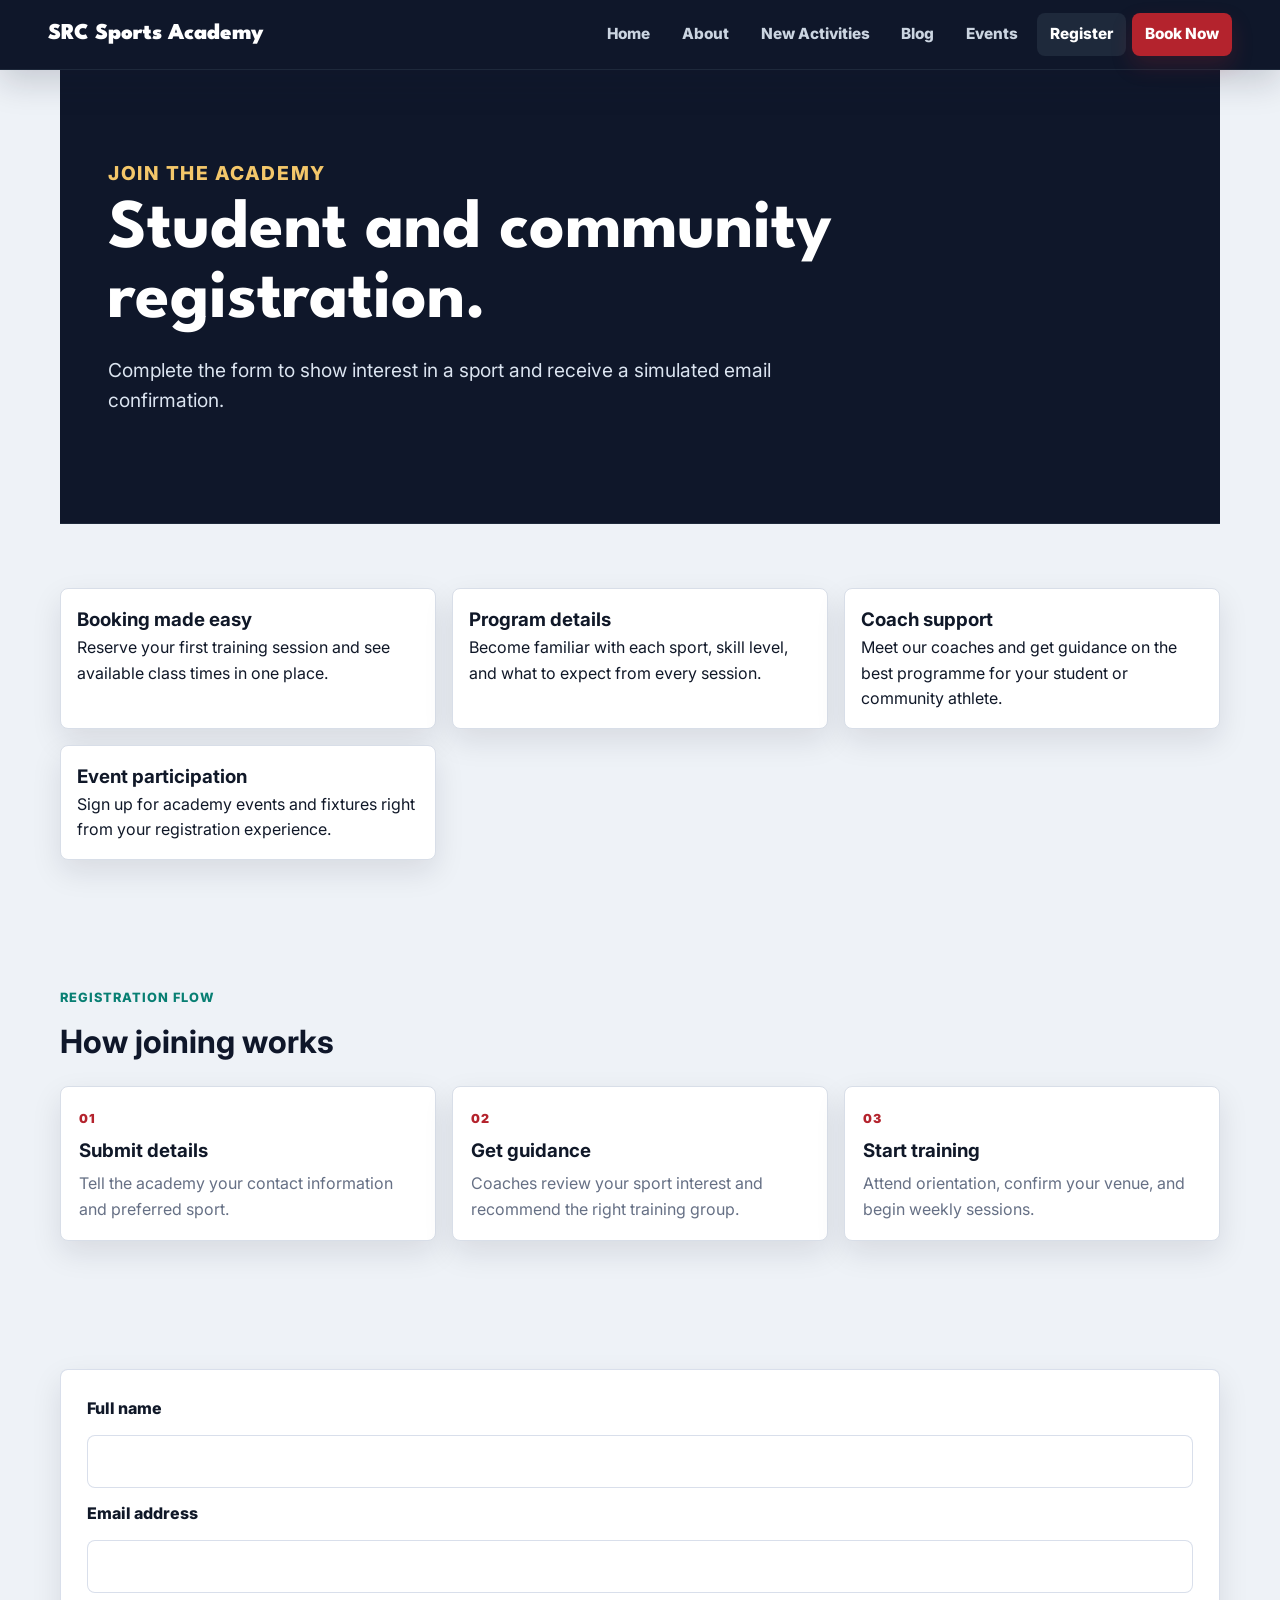
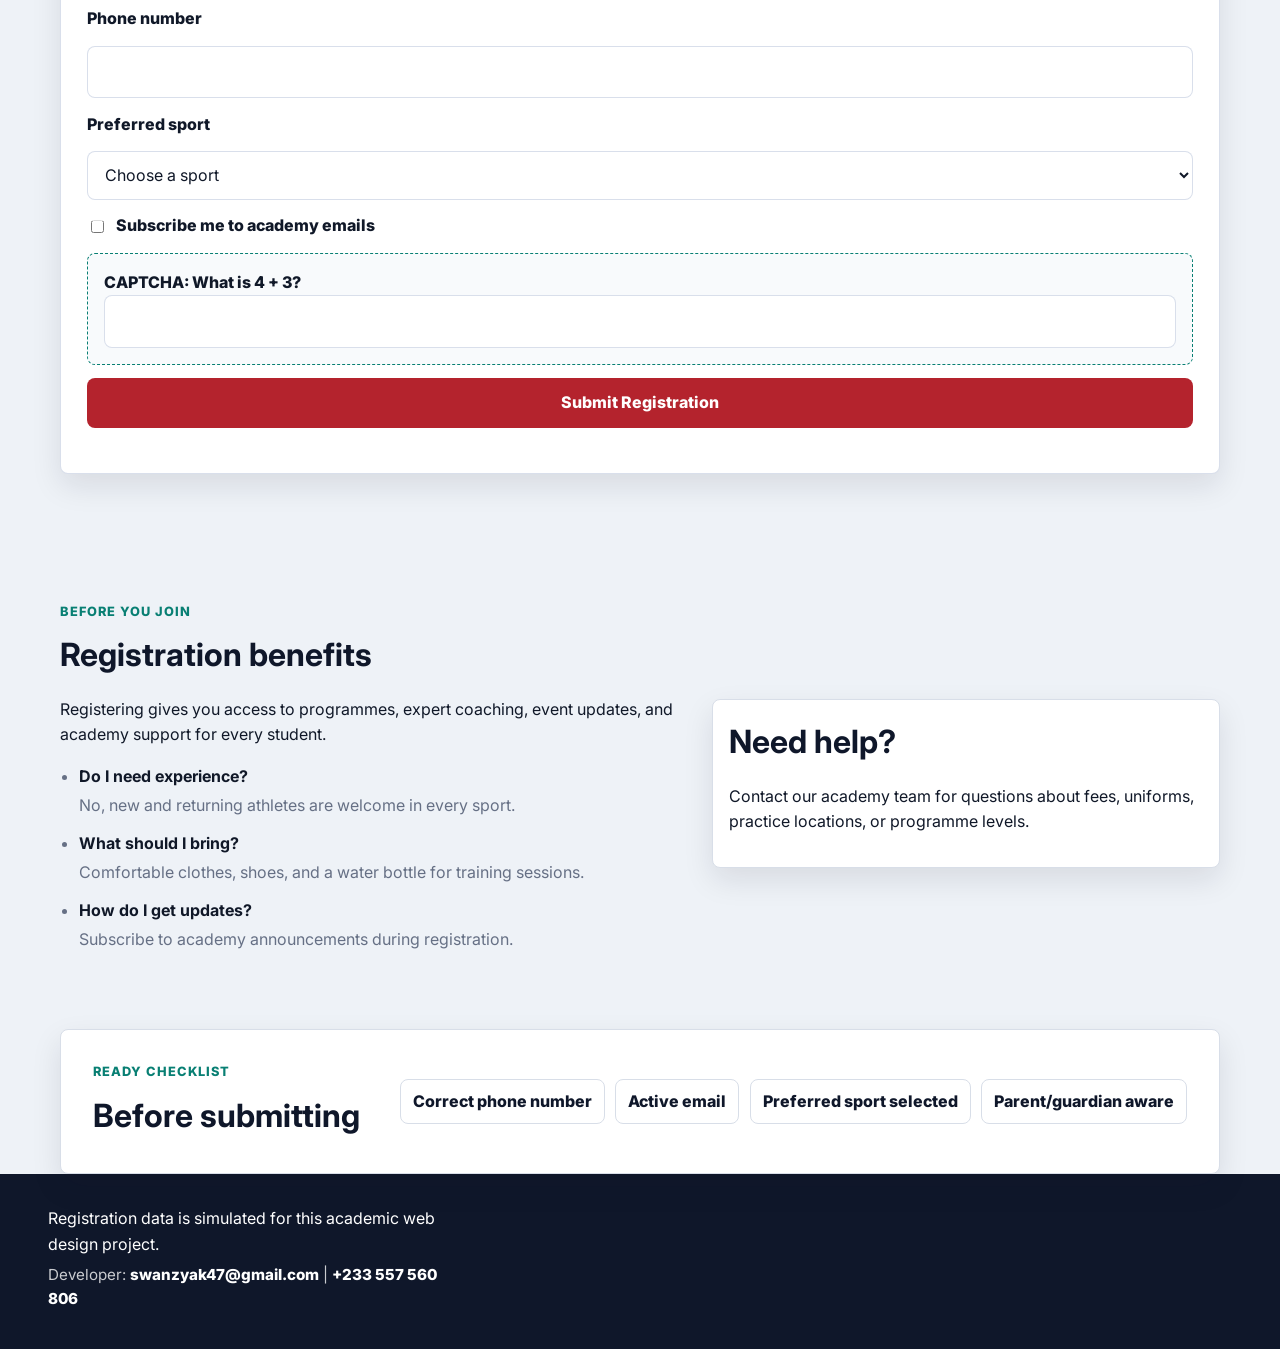
<file: register.html>
<!DOCTYPE html>
<html lang="en">
<head>
  <meta charset="UTF-8">
  <meta name="viewport" content="width=device-width, initial-scale=1.0">
  <title>SRC Sports Academy | Register</title>
  <link rel="stylesheet" href="css/styles.css">
</head>
<body>
  <header class="site-header">
    <a class="brand" href="index.html">SRC Sports Academy</a>
    <button class="nav-toggle" type="button" aria-label="Open navigation" aria-expanded="false">&#9776;</button>
    <nav class="site-nav" aria-label="Main navigation">
      <a href="index.html">Home</a>
      <a href="about.html">About</a>
      <a href="activities.html">New Activities</a>
      <a href="blog.html">Blog</a>
      <a href="events.html">Events</a>
      <a class="active" href="register.html">Register</a>
      <a class="book-link" href="booking.html">Book Now</a>
    </nav>
  </header>

  <main class="page-shell">
    <section class="page-hero">
      <p class="eyebrow">Join the academy</p>
      <h1>Student and community registration.</h1>
      <p>Complete the form to show interest in a sport and receive a simulated email confirmation.</p>
    </section>

    <section class="section card-grid three-column">
      <article class="feature-card searchable">
        <h3>Booking made easy</h3>
        <p>Reserve your first training session and see available class times in one place.</p>
      </article>
      <article class="feature-card searchable">
        <h3>Program details</h3>
        <p>Become familiar with each sport, skill level, and what to expect from every session.</p>
      </article>
      <article class="feature-card searchable">
        <h3>Coach support</h3>
        <p>Meet our coaches and get guidance on the best programme for your student or community athlete.</p>
      </article>
      <article class="feature-card searchable">
        <h3>Event participation</h3>
        <p>Sign up for academy events and fixtures right from your registration experience.</p>
      </article>
    </section>

    <section class="section registration-steps" aria-labelledby="register-steps-title">
      <div class="section-heading">
        <p class="eyebrow">Registration flow</p>
        <h2 id="register-steps-title">How joining works</h2>
      </div>
      <div class="timeline-list">
        <article class="searchable"><span>01</span><h3>Submit details</h3><p>Tell the academy your contact information and preferred sport.</p></article>
        <article class="searchable"><span>02</span><h3>Get guidance</h3><p>Coaches review your sport interest and recommend the right training group.</p></article>
        <article class="searchable"><span>03</span><h3>Start training</h3><p>Attend orientation, confirm your venue, and begin weekly sessions.</p></article>
      </div>
    </section>

    <section class="form-section">
      <form class="academy-form validate-form" data-form-type="register" aria-label="Registration form">
        <label for="full-name">Full name</label>
        <input id="full-name" name="fullName" type="text" required>
        <label for="email">Email address</label>
        <input id="email" name="email" type="email" required>
        <label for="phone">Phone number</label>
        <input id="phone" name="phone" type="tel" required>
        <label for="sport">Preferred sport</label>
        <select id="sport" name="sport" required>
          <option value="">Choose a sport</option>
          <option>Wrestling</option>
          <option>Taekwondo</option>
          <option>Judo</option>
          <option>Volleyball</option>
          <option>Football</option>
          <option>Rugby</option>
          <option>Ballet</option>
          <option>Table Tennis</option>
          <option>Handball</option>
          <option>Gymnastics</option>
        </select>
        <label class="check-row" for="subscribe">
          <input id="subscribe" name="subscribe" type="checkbox">
          Subscribe me to academy emails
        </label>
        <div class="captcha-box">
          <label for="captcha">CAPTCHA: What is <span class="captcha-question">4 + 3</span>?</label>
          <input id="captcha" name="captcha" type="number" required>
        </div>
        <button class="primary-button" type="submit">Submit Registration</button>
        <p class="form-message" role="status" aria-live="polite"></p>
      </form>
    </section>

    <section class="section split-section">
      <div>
        <p class="eyebrow">Before you join</p>
        <h2>Registration benefits</h2>
        <p>Registering gives you access to programmes, expert coaching, event updates, and academy support for every student.</p>
        <ul class="faq-list">
          <li><strong>Do I need experience?</strong> No, new and returning athletes are welcome in every sport.</li>
          <li><strong>What should I bring?</strong> Comfortable clothes, shoes, and a water bottle for training sessions.</li>
          <li><strong>How do I get updates?</strong> Subscribe to academy announcements during registration.</li>
        </ul>
      </div>
      <aside class="notice-box" aria-label="Registration support">
        <h2>Need help?</h2>
        <p>Contact our academy team for questions about fees, uniforms, practice locations, or programme levels.</p>
      </aside>
    </section>

    <section class="section checklist-panel" aria-labelledby="ready-title">
      <div>
        <p class="eyebrow">Ready checklist</p>
        <h2 id="ready-title">Before submitting</h2>
      </div>
      <div class="tag-grid">
        <span>Correct phone number</span>
        <span>Active email</span>
        <span>Preferred sport selected</span>
        <span>Parent/guardian aware</span>
      </div>
    </section>
  </main>

  <footer class="site-footer">
    <div>
      <p>Registration data is simulated for this academic web design project.</p>
      <p class="developer-credit">Developer: <a href="mailto:swanzyak47@gmail.com">swanzyak47@gmail.com</a> | <a href="tel:+233557560806">+233 557 560 806</a></p>
    </div>
  </footer>
  <script src="https://code.jquery.com/jquery-3.7.1.min.js"></script>
  <script src="javascript/app.js"></script>
</body>
</html>
</file>
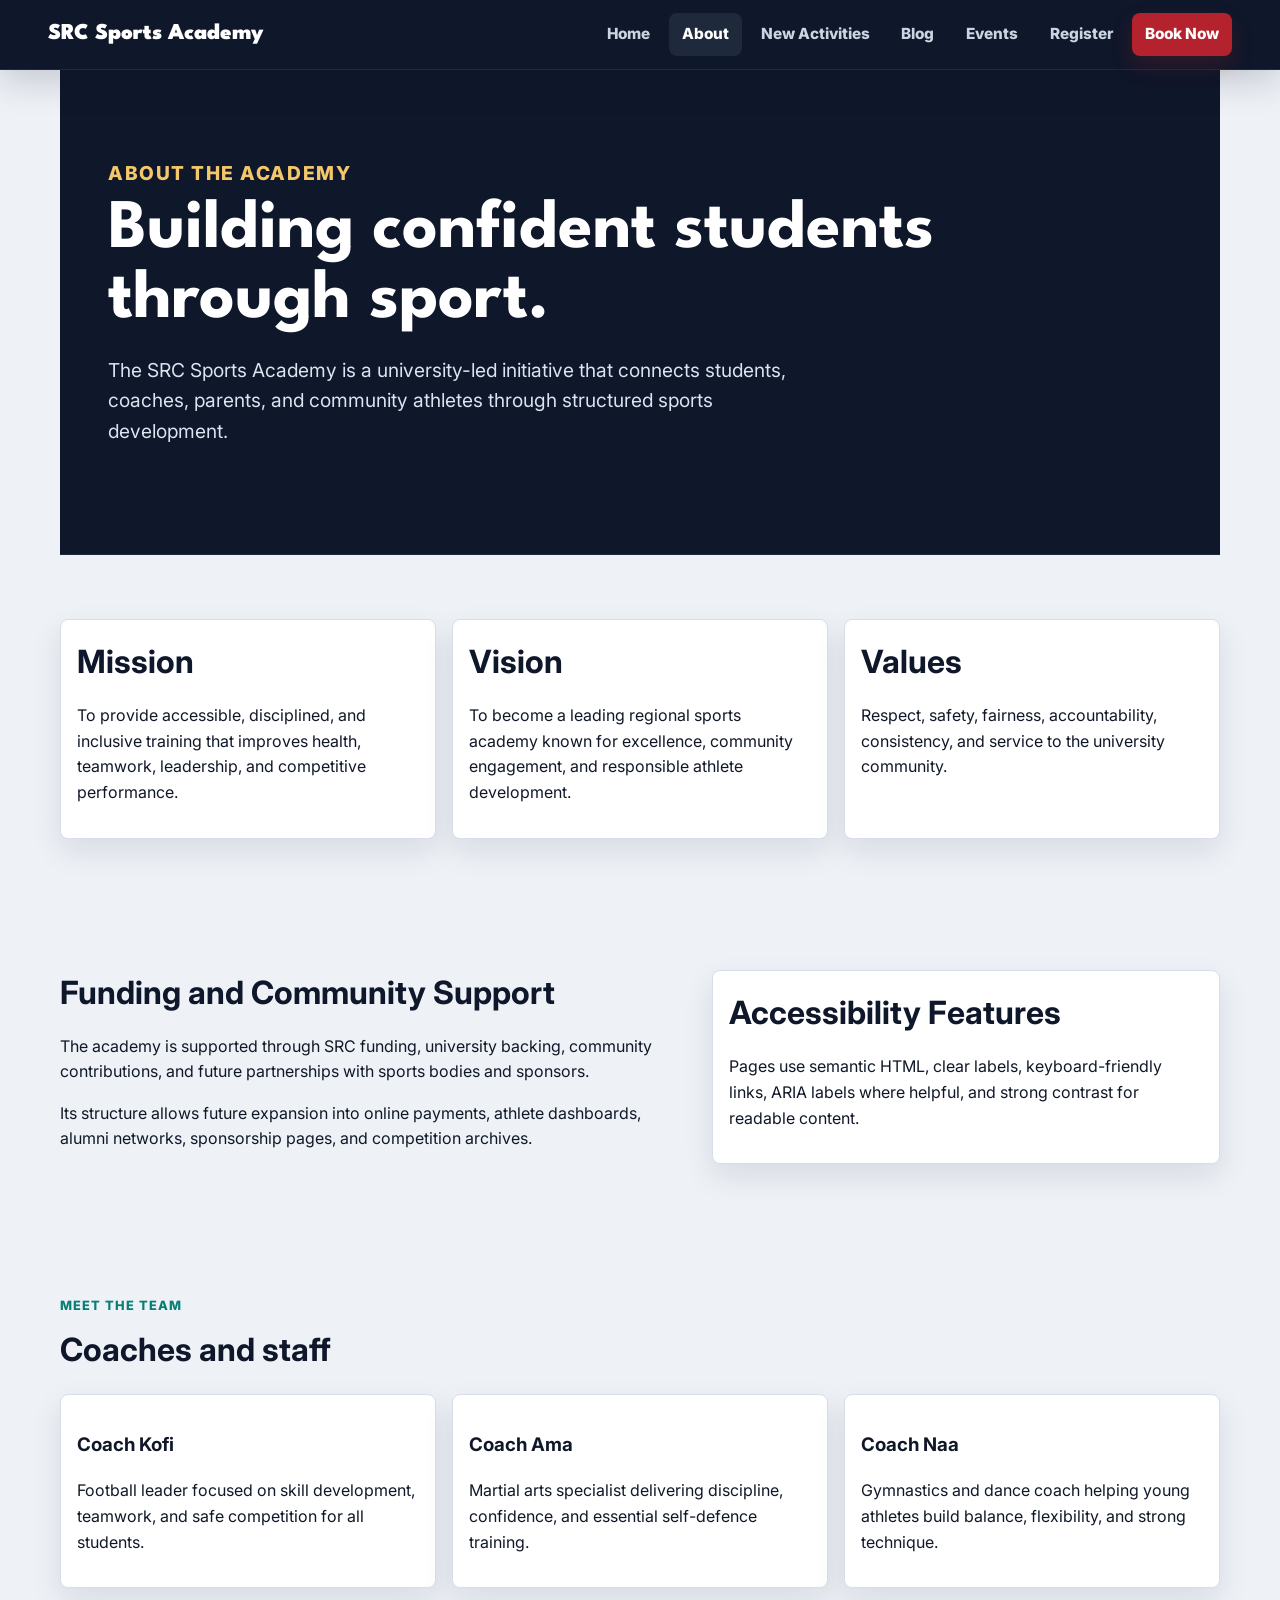
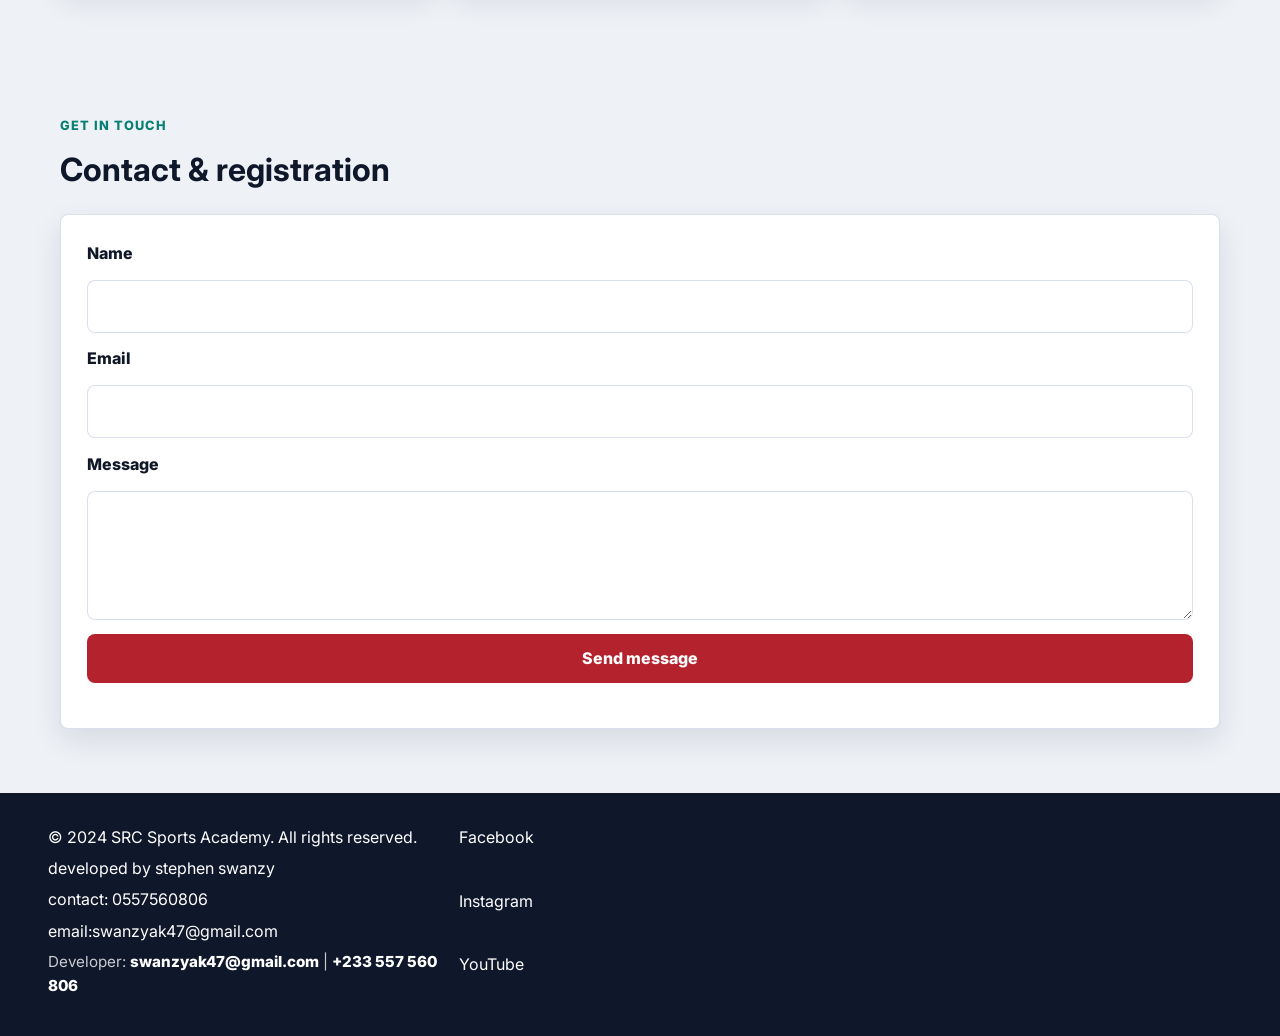
<file: html/about.html>
<!DOCTYPE html>
<html lang="en">
<head>
  <meta charset="UTF-8">
  <meta name="viewport" content="width=device-width, initial-scale=1.0">
  <title>SRC Sports Academy | About</title>
  <link rel="stylesheet" href="../css/styles.css">
</head>
<body>
  <header class="site-header">
    <a class="brand" href="index.html">SRC Sports Academy</a>
    <button class="nav-toggle" type="button" aria-label="Open navigation" aria-expanded="false">☰</button>
    <nav class="site-nav" aria-label="Main navigation">
      <a href="index.html">Home</a>
      <a class="active" href="about.html">About</a>
      <a href="activities.html">New Activities</a>
      <a href="blog.html">Blog</a>
      <a href="events.html">Events</a>
      <a href="register.html">Register</a>
      <a class="book-link" href="booking.html">Book Now</a>
    </nav>
  </header>

  <main class="page-shell">
    <section class="page-hero">
      <p class="eyebrow">About the academy</p>
      <h1>Building confident students through sport.</h1>
      <p>The SRC Sports Academy is a university-led initiative that connects students, coaches, parents, and community athletes through structured sports development.</p>
    </section>

    <section class="section card-grid three-column">
      <article class="info-card searchable">
        <h2>Mission</h2>
        <p>To provide accessible, disciplined, and inclusive training that improves health, teamwork, leadership, and competitive performance.</p>
      </article>
      <article class="info-card searchable">
        <h2>Vision</h2>
        <p>To become a leading regional sports academy known for excellence, community engagement, and responsible athlete development.</p>
      </article>
      <article class="info-card searchable">
        <h2>Values</h2>
        <p>Respect, safety, fairness, accountability, consistency, and service to the university community.</p>
      </article>
    </section>

    <section class="section split-section">
      <div class="searchable">
        <h2>Funding and Community Support</h2>
        <p>The academy is supported through SRC funding, university backing, community contributions, and future partnerships with sports bodies and sponsors.</p>
        <p>Its structure allows future expansion into online payments, athlete dashboards, alumni networks, sponsorship pages, and competition archives.</p>
      </div>
      <aside class="notice-box" aria-label="Accessibility features">
        <h2>Accessibility Features</h2>
        <p>Pages use semantic HTML, clear labels, keyboard-friendly links, ARIA labels where helpful, and strong contrast for readable content.</p>
      </aside>
    </section>

    <section class="section" aria-labelledby="coach-title">
      <div class="section-heading">
        <p class="eyebrow">Meet the team</p>
        <h2 id="coach-title">Coaches and staff</h2>
      </div>
      <div class="card-grid three-column">
        <article class="info-card searchable">
          <h3>Coach Kofi</h3>
          <p>Football leader focused on skill development, teamwork, and safe competition for all students.</p>
        </article>
        <article class="info-card searchable">
          <h3>Coach Ama</h3>
          <p>Martial arts specialist delivering discipline, confidence, and essential self-defence training.</p>
        </article>
        <article class="info-card searchable">
          <h3>Coach Naa</h3>
          <p>Gymnastics and dance coach helping young athletes build balance, flexibility, and strong technique.</p>
        </article>
      </div>
    </section>

    <section class="section" aria-labelledby="contact-title">
      <div class="section-heading">
        <p class="eyebrow">Get in touch</p>
        <h2 id="contact-title">Contact & registration</h2>
      </div>
      <form class="academy-form validate-form" data-form-type="contact" aria-label="Contact form">
        <label for="contact-name">Name</label>
        <input id="contact-name" name="fullName" type="text" required>

        <label for="contact-email">Email</label>
        <input id="contact-email" name="email" type="email" required>

        <label for="contact-message">Message</label>
        <textarea id="contact-message" name="notes" rows="4" required></textarea>

        <button class="primary-button" type="submit">Send message</button>
        <p class="form-message" aria-live="polite"></p>
      </form>
    </section>
  </main>

  <footer class="site-footer">
    <div>

      <p>&copy; 2024 SRC Sports Academy. All rights reserved.</p>
      <p>developed by stephen swanzy</p>
      <p>contact: 0557560806</p>
      <p>email:swanzyak47@gmail.com</p>
      <p class="developer-credit">Developer: <a href="mailto:swanzyak47@gmail.com">swanzyak47@gmail.com</a> | <a href="tel:+233557560806">+233 557 560 806</a></p>
    </div>
    <div class="social-links">
      <a href="https://www.facebook.com">Facebook</a>
      <a href="https://www.instagram.com">Instagram</a>
      <a href="https://www.youtube.com">YouTube</a>
    </div>
  </footer>
  <script src="https://code.jquery.com/jquery-3.7.1.min.js"></script>
  <script src="../javascript/app.js"></script>
</body>
</html>
</file>
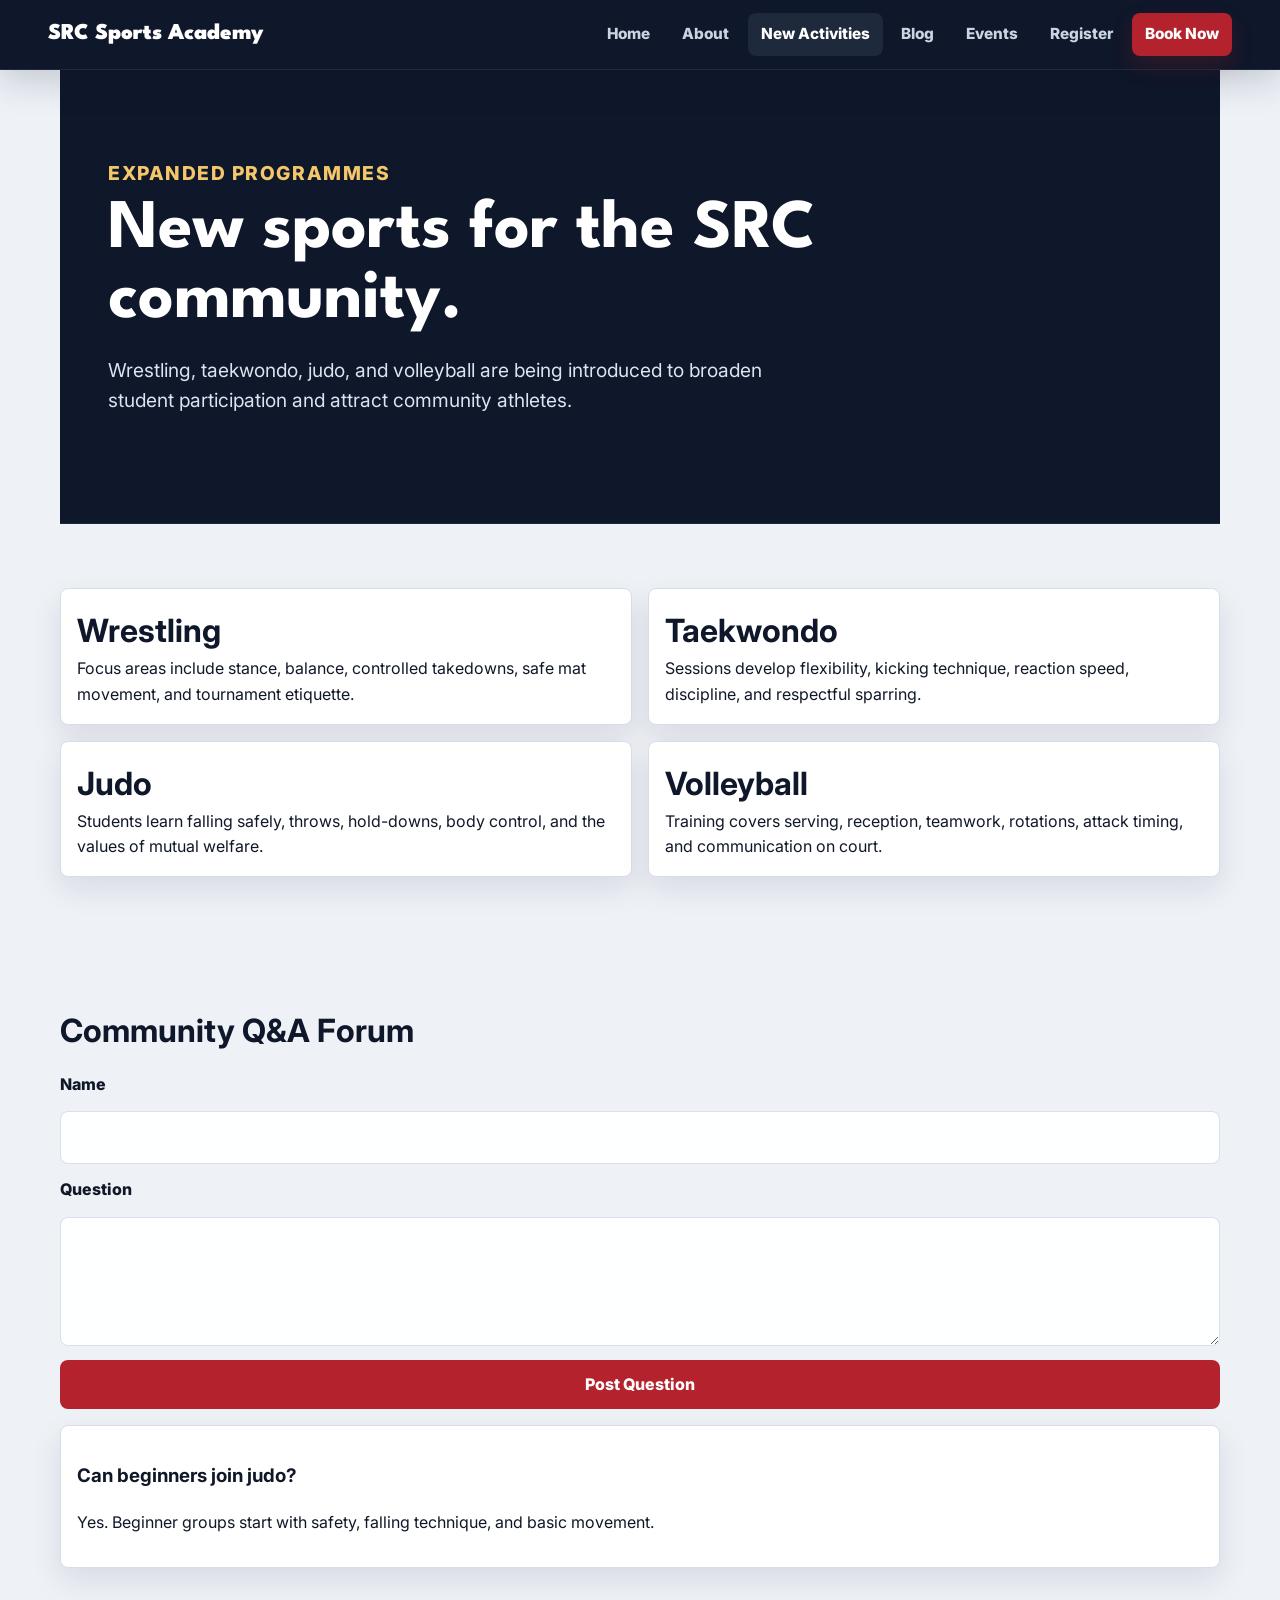
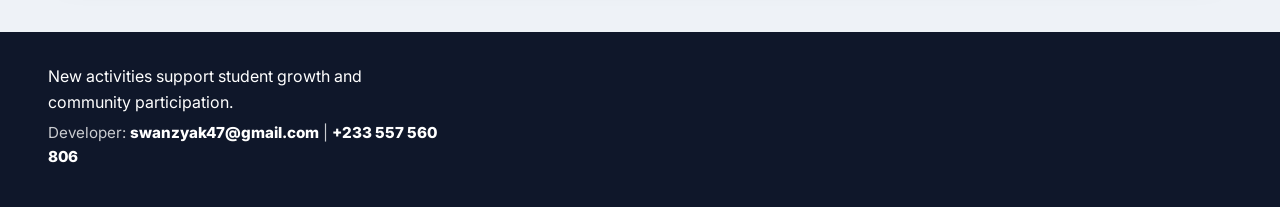
<file: html/activities.html>
<!DOCTYPE html>
<html lang="en">
<head>
  <meta charset="UTF-8">
  <meta name="viewport" content="width=device-width, initial-scale=1.0">
  <title>SRC Sports Academy | New Activities</title>
  <link rel="stylesheet" href="../css/styles.css">
</head>
<body>
  <header class="site-header">
    <a class="brand" href="index.html">SRC Sports Academy</a>
    <button class="nav-toggle" type="button" aria-label="Open navigation" aria-expanded="false">☰</button>
    <nav class="site-nav" aria-label="Main navigation">
      <a href="index.html">Home</a>
      <a href="about.html">About</a>
      <a class="active" href="activities.html">New Activities</a>
      <a href="blog.html">Blog</a>
      <a href="events.html">Events</a>
      <a href="register.html">Register</a>
      <a class="book-link" href="booking.html">Book Now</a>
    </nav>
  </header>

  <main class="page-shell">
    <section class="page-hero">
      <p class="eyebrow">Expanded programmes</p>
      <h1>New sports for the SRC community.</h1>
      <p>Wrestling, taekwondo, judo, and volleyball are being introduced to broaden student participation and attract community athletes.</p>
    </section>

    <section class="section card-grid two-column">
      <article class="feature-card searchable">
        <h2>Wrestling</h2>
        <p>Focus areas include stance, balance, controlled takedowns, safe mat movement, and tournament etiquette.</p>
      </article>
      <article class="feature-card searchable">
        <h2>Taekwondo</h2>
        <p>Sessions develop flexibility, kicking technique, reaction speed, discipline, and respectful sparring.</p>
      </article>
      <article class="feature-card searchable">
        <h2>Judo</h2>
        <p>Students learn falling safely, throws, hold-downs, body control, and the values of mutual welfare.</p>
      </article>
      <article class="feature-card searchable">
        <h2>Volleyball</h2>
        <p>Training covers serving, reception, teamwork, rotations, attack timing, and communication on court.</p>
      </article>
    </section>

    <section class="section forum-panel" aria-labelledby="forum-title">
      <h2 id="forum-title">Community Q&amp;A Forum</h2>
      <form class="forum-form" aria-label="Ask a sports question">
        <label for="question-name">Name</label>
        <input id="question-name" name="name" type="text" required>
        <label for="question-text">Question</label>
        <textarea id="question-text" name="question" rows="4" required></textarea>
        <button class="primary-button" type="submit">Post Question</button>
      </form>
      <div id="forum-list" class="forum-list" aria-live="polite">
        <article class="question-card searchable">
          <h3>Can beginners join judo?</h3>
          <p>Yes. Beginner groups start with safety, falling technique, and basic movement.</p>
        </article>
      </div>
    </section>
  </main>

  <footer class="site-footer">
    <div>
      <p>New activities support student growth and community participation.</p>
      <p class="developer-credit">Developer: <a href="mailto:swanzyak47@gmail.com">swanzyak47@gmail.com</a> | <a href="tel:+233557560806">+233 557 560 806</a></p>
    </div>
  </footer>
  <script src="https://code.jquery.com/jquery-3.7.1.min.js"></script>
  <script src="../javascript/app.js"></script>
</body>
</html>
</file>
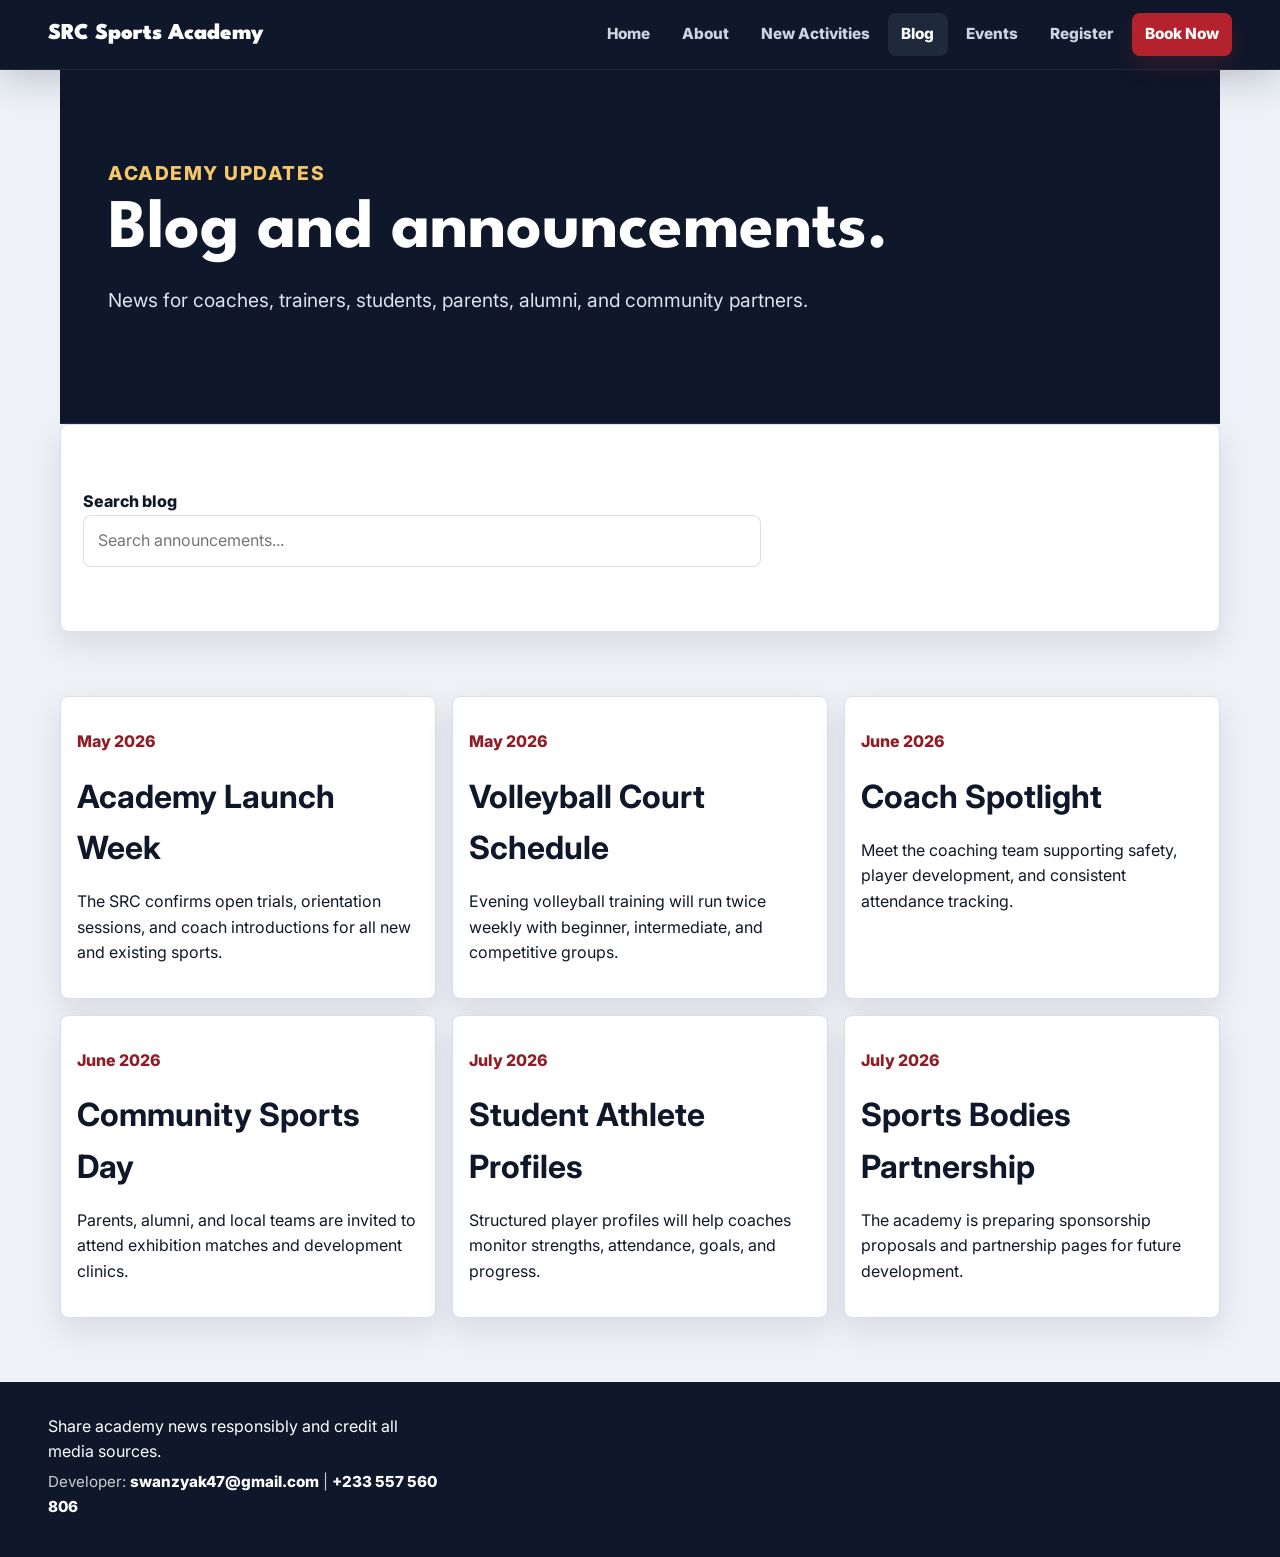
<file: html/blog.html>
<!DOCTYPE html>
<html lang="en">
<head>
  <meta charset="UTF-8">
  <meta name="viewport" content="width=device-width, initial-scale=1.0">
  <title>SRC Sports Academy | Blog</title>
  <link rel="stylesheet" href="../css/styles.css">
</head>
<body>
  <header class="site-header">
    <a class="brand" href="index.html">SRC Sports Academy</a>
    <button class="nav-toggle" type="button" aria-label="Open navigation" aria-expanded="false">☰</button>
    <nav class="site-nav" aria-label="Main navigation">
      <a href="index.html">Home</a>
      <a href="about.html">About</a>
      <a href="activities.html">New Activities</a>
      <a class="active" href="blog.html">Blog</a>
      <a href="events.html">Events</a>
      <a href="register.html">Register</a>
      <a class="book-link" href="booking.html">Book Now</a>
    </nav>
  </header>

  <main class="page-shell">
    <section class="page-hero">
      <p class="eyebrow">Academy updates</p>
      <h1>Blog and announcements.</h1>
      <p>News for coaches, trainers, students, parents, alumni, and community partners.</p>
    </section>
    <section class="search-panel">
      <div class="search-control">
        <label class="search-label" for="site-search">Search blog</label>
        <input id="site-search" class="site-search" type="search" placeholder="Search announcements...">
      </div>
    </section>
    <section class="section card-grid three-column">
      <article class="post-card searchable">
        <p class="post-date">May 2026</p>
        <h2>Academy Launch Week</h2>
        <p>The SRC confirms open trials, orientation sessions, and coach introductions for all new and existing sports.</p>
      </article>
      <article class="post-card searchable">
        <p class="post-date">May 2026</p>
        <h2>Volleyball Court Schedule</h2>
        <p>Evening volleyball training will run twice weekly with beginner, intermediate, and competitive groups.</p>
      </article>
      <article class="post-card searchable">
        <p class="post-date">June 2026</p>
        <h2>Coach Spotlight</h2>
        <p>Meet the coaching team supporting safety, player development, and consistent attendance tracking.</p>
      </article>
      <article class="post-card searchable">
        <p class="post-date">June 2026</p>
        <h2>Community Sports Day</h2>
        <p>Parents, alumni, and local teams are invited to attend exhibition matches and development clinics.</p>
      </article>
      <article class="post-card searchable">
        <p class="post-date">July 2026</p>
        <h2>Student Athlete Profiles</h2>
        <p>Structured player profiles will help coaches monitor strengths, attendance, goals, and progress.</p>
      </article>
      <article class="post-card searchable">
        <p class="post-date">July 2026</p>
        <h2>Sports Bodies Partnership</h2>
        <p>The academy is preparing sponsorship proposals and partnership pages for future development.</p>
      </article>
    </section>
  </main>

  <footer class="site-footer">
    <div>
      <p>Share academy news responsibly and credit all media sources.</p>
      <p class="developer-credit">Developer: <a href="mailto:swanzyak47@gmail.com">swanzyak47@gmail.com</a> | <a href="tel:+233557560806">+233 557 560 806</a></p>
    </div>
  </footer>
  <script src="https://code.jquery.com/jquery-3.7.1.min.js"></script>
  <script src="../javascript/app.js"></script>
</body>
</html>
</file>
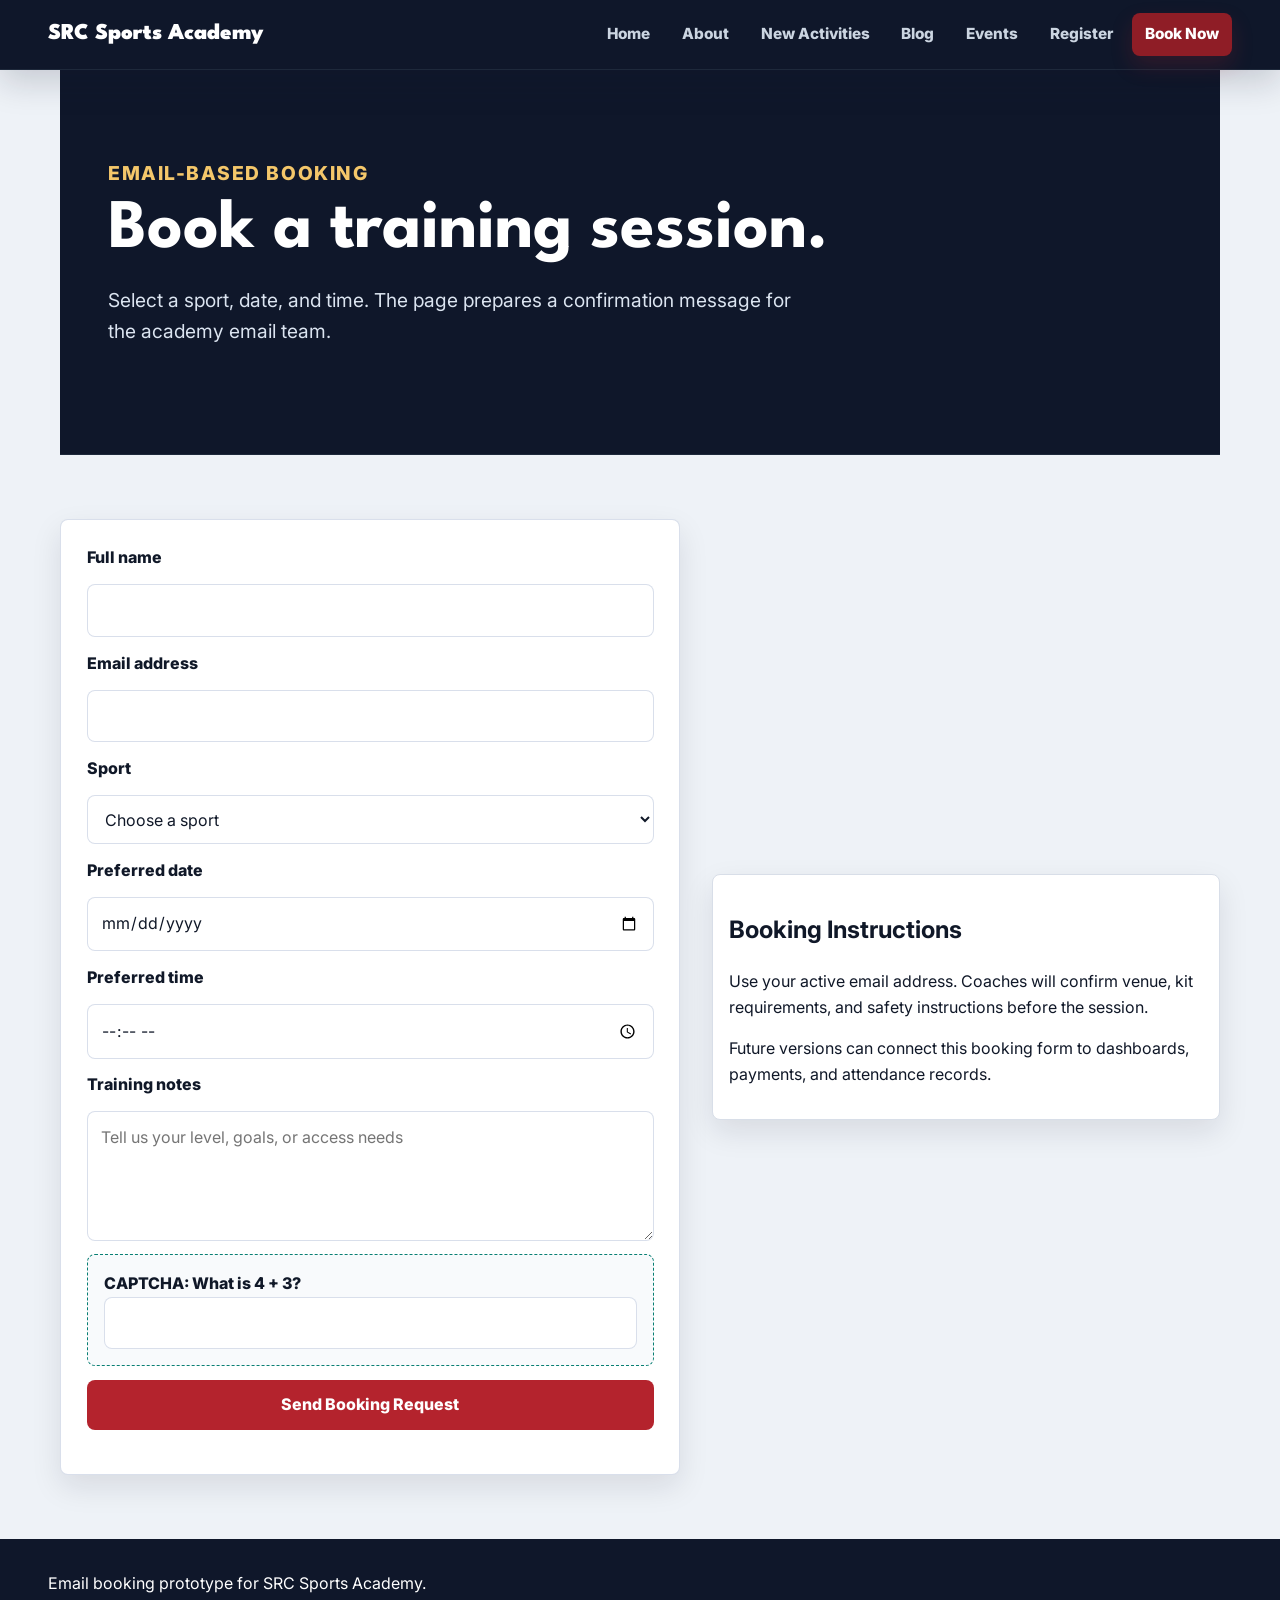
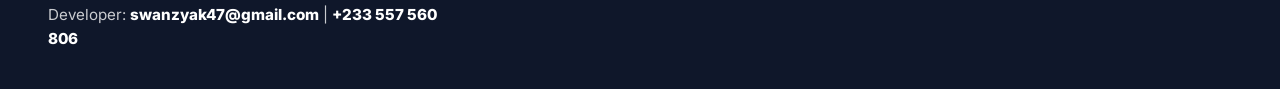
<file: html/booking.html>
<!DOCTYPE html>
<html lang="en">
<head>
  <meta charset="UTF-8">
  <meta name="viewport" content="width=device-width, initial-scale=1.0">
  <title>SRC Sports Academy | Book Online</title>
  <link rel="stylesheet" href="../css/styles.css">
</head>
<body>
  <header class="site-header">
    <a class="brand" href="index.html">SRC Sports Academy</a>
    <button class="nav-toggle" type="button" aria-label="Open navigation" aria-expanded="false">☰</button>
    <nav class="site-nav" aria-label="Main navigation">
      <a href="index.html">Home</a>
      <a href="about.html">About</a>
      <a href="activities.html">New Activities</a>
      <a href="blog.html">Blog</a>
      <a href="events.html">Events</a>
      <a href="register.html">Register</a>
      <a class="book-link active" href="booking.html">Book Now</a>
    </nav>
  </header>

  <main class="page-shell">
    <section class="page-hero">
      <p class="eyebrow">Email-based booking</p>
      <h1>Book a training session.</h1>
      <p>Select a sport, date, and time. The page prepares a confirmation message for the academy email team.</p>
    </section>

    <section class="form-section split-section">
      <form class="academy-form validate-form" data-form-type="booking" aria-label="Online booking form">
        <label for="book-name">Full name</label>
        <input id="book-name" name="fullName" type="text" required>
        <label for="book-email">Email address</label>
        <input id="book-email" name="email" type="email" required>
        <label for="book-sport">Sport</label>
        <select id="book-sport" name="sport" required>
          <option value="">Choose a sport</option>
          <option>Wrestling</option>
          <option>Taekwondo</option>
          <option>Judo</option>
          <option>Volleyball</option>
          <option>Football</option>
          <option>Rugby</option>
          <option>Ballet</option>
          <option>Table Tennis</option>
          <option>Handball</option>
          <option>Gymnastics</option>
        </select>
        <label for="book-date">Preferred date</label>
        <input id="book-date" name="date" type="date" required>
        <label for="book-time">Preferred time</label>
        <input id="book-time" name="time" type="time" required>
        <label for="book-notes">Training notes</label>
        <textarea id="book-notes" name="notes" rows="4" placeholder="Tell us your level, goals, or access needs"></textarea>
        <div class="captcha-box">
          <label for="book-captcha">CAPTCHA: What is <span class="captcha-question">4 + 3</span>?</label>
          <input id="book-captcha" name="captcha" type="number" required>
        </div>
        <button class="primary-button" type="submit">Send Booking Request</button>
        <p class="form-message" role="status" aria-live="polite"></p>
      </form>
      <aside class="notice-box">
        <h2>Booking Instructions</h2>
        <p>Use your active email address. Coaches will confirm venue, kit requirements, and safety instructions before the session.</p>
        <p>Future versions can connect this booking form to dashboards, payments, and attendance records.</p>
      </aside>
    </section>
  </main>

  <footer class="site-footer">
    <div>
      <p>Email booking prototype for SRC Sports Academy.</p>
      <p class="developer-credit">Developer: <a href="mailto:swanzyak47@gmail.com">swanzyak47@gmail.com</a> | <a href="tel:+233557560806">+233 557 560 806</a></p>
    </div>
  </footer>
  <script src="https://code.jquery.com/jquery-3.7.1.min.js"></script>
  <script src="../javascript/app.js"></script>
</body>
</html>
</file>
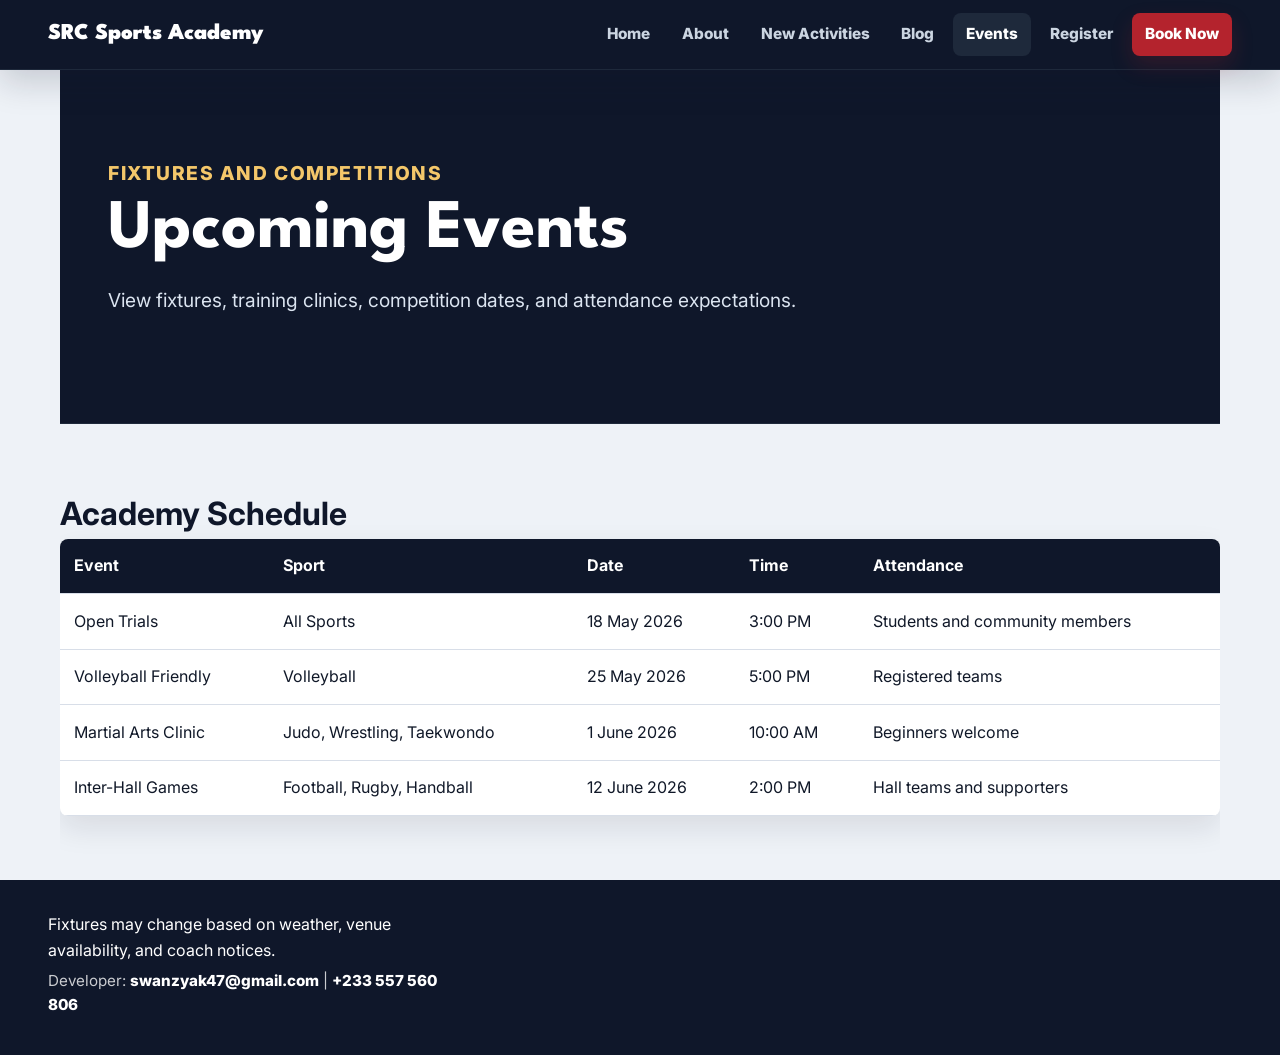
<file: html/events.html>
<!DOCTYPE html>
<html lang="en">
<head>
  <meta charset="UTF-8">
  <meta name="viewport" content="width=device-width, initial-scale=1.0">
  <title>SRC Sports Academy | Events</title>
  <link rel="stylesheet" href="../css/styles.css">
</head>
<body>
  <header class="site-header">
    <a class="brand" href="index.html">SRC Sports Academy</a>
    <button class="nav-toggle" type="button" aria-label="Open navigation" aria-expanded="false">☰</button>
    <nav class="site-nav" aria-label="Main navigation">
      <a href="index.html">Home</a>
      <a href="about.html">About</a>
      <a href="activities.html">New Activities</a>
      <a href="blog.html">Blog</a>
      <a class="active" href="events.html">Events</a>
      <a href="register.html">Register</a>
      <a class="book-link" href="booking.html">Book Now</a>
    </nav>
  </header>

  <main class="page-shell">
    <section class="page-hero">
      <p class="eyebrow">Fixtures and competitions</p>
      <h1>Upcoming Events</h1>
      <p>View fixtures, training clinics, competition dates, and attendance expectations.</p>
    </section>
    <section class="section table-wrap searchable" aria-labelledby="events-title">
      <h2 id="events-title">Academy Schedule</h2>
      <table>
        <thead>
          <tr>
            <th>Event</th>
            <th>Sport</th>
            <th>Date</th>
            <th>Time</th>
            <th>Attendance</th>
          </tr>
        </thead>
        <tbody>
          <tr>
            <td>Open Trials</td>
            <td>All Sports</td>
            <td>18 May 2026</td>
            <td>3:00 PM</td>
            <td>Students and community members</td>
          </tr>
          <tr>
            <td>Volleyball Friendly</td>
            <td>Volleyball</td>
            <td>25 May 2026</td>
            <td>5:00 PM</td>
            <td>Registered teams</td>
          </tr>
          <tr>
            <td>Martial Arts Clinic</td>
            <td>Judo, Wrestling, Taekwondo</td>
            <td>1 June 2026</td>
            <td>10:00 AM</td>
            <td>Beginners welcome</td>
          </tr>
          <tr>
            <td>Inter-Hall Games</td>
            <td>Football, Rugby, Handball</td>
            <td>12 June 2026</td>
            <td>2:00 PM</td>
            <td>Hall teams and supporters</td>
          </tr>
        </tbody>
      </table>
    </section>
  </main>

  <footer class="site-footer">
    <div>
      <p>Fixtures may change based on weather, venue availability, and coach notices.</p>
      <p class="developer-credit">Developer: <a href="mailto:swanzyak47@gmail.com">swanzyak47@gmail.com</a> | <a href="tel:+233557560806">+233 557 560 806</a></p>
    </div>
  </footer>
  <script src="https://code.jquery.com/jquery-3.7.1.min.js"></script>
  <script src="../javascript/app.js"></script>
</body>
</html>
</file>
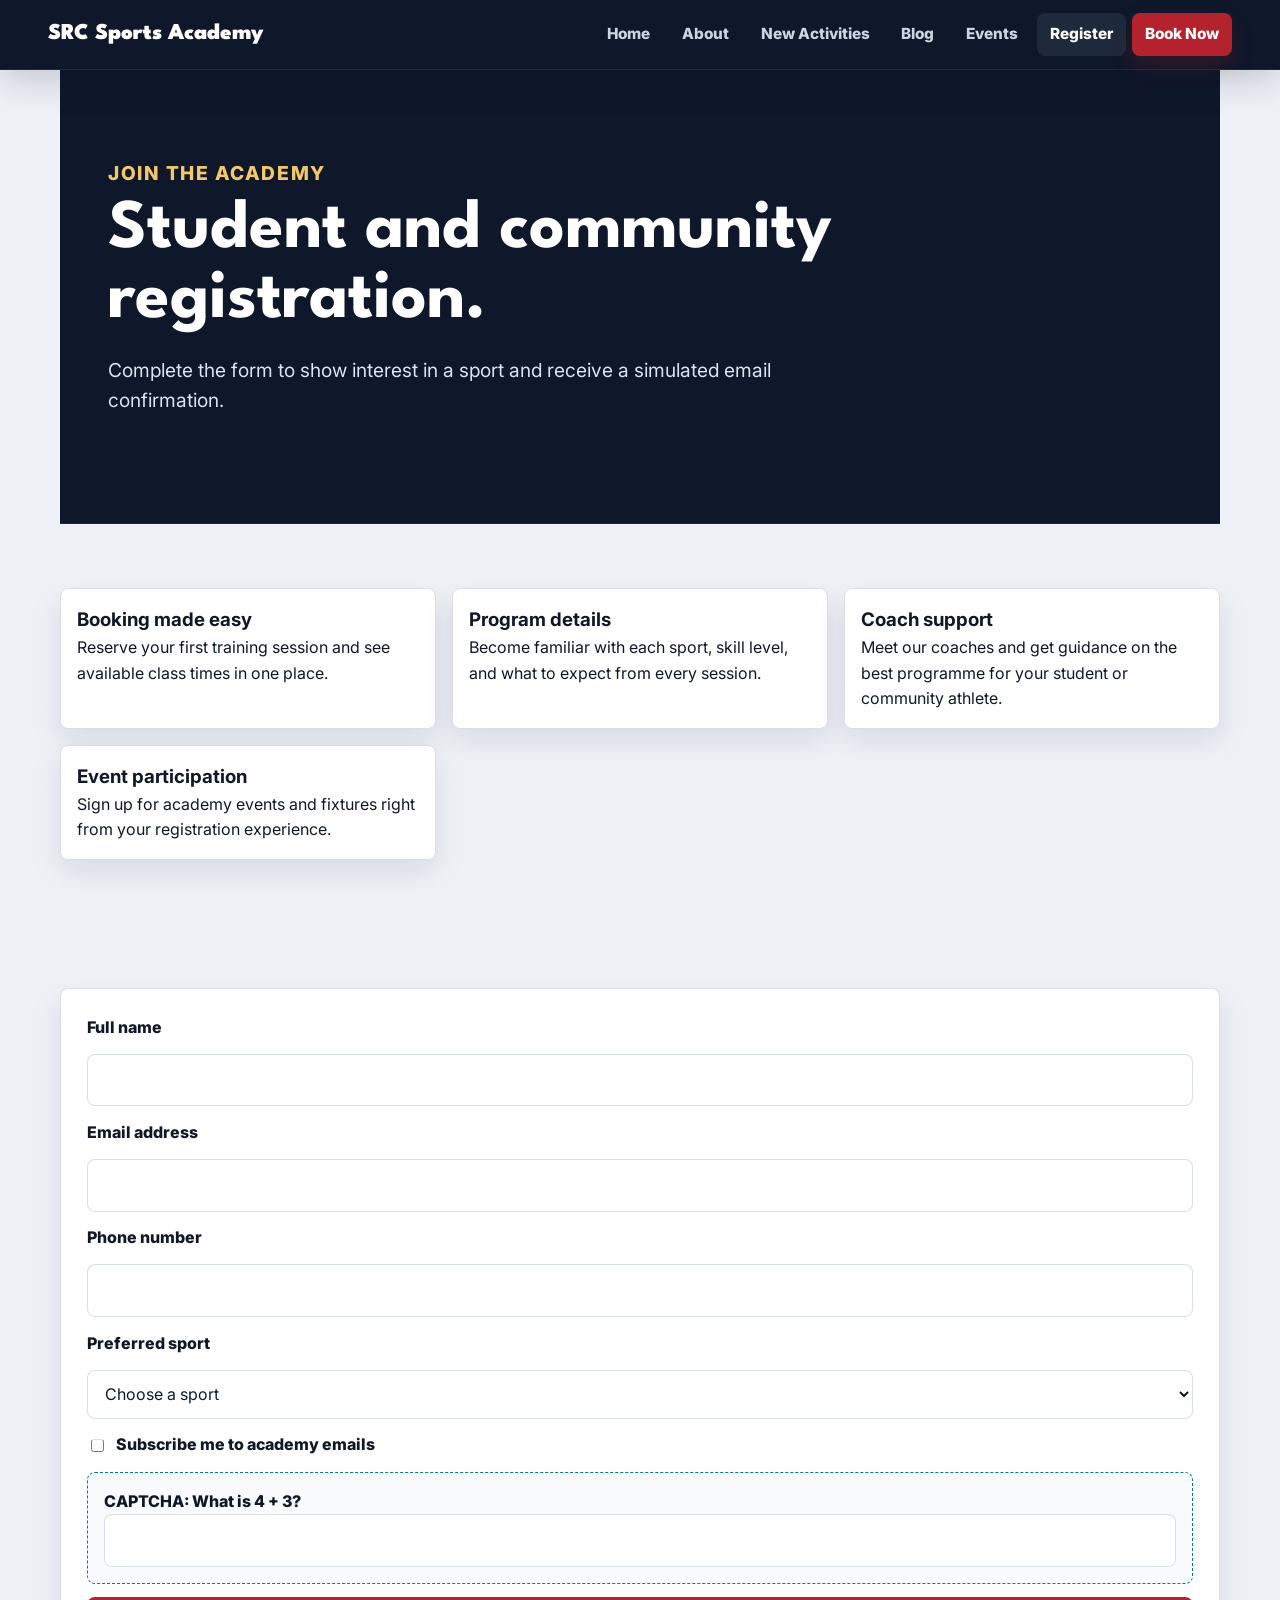
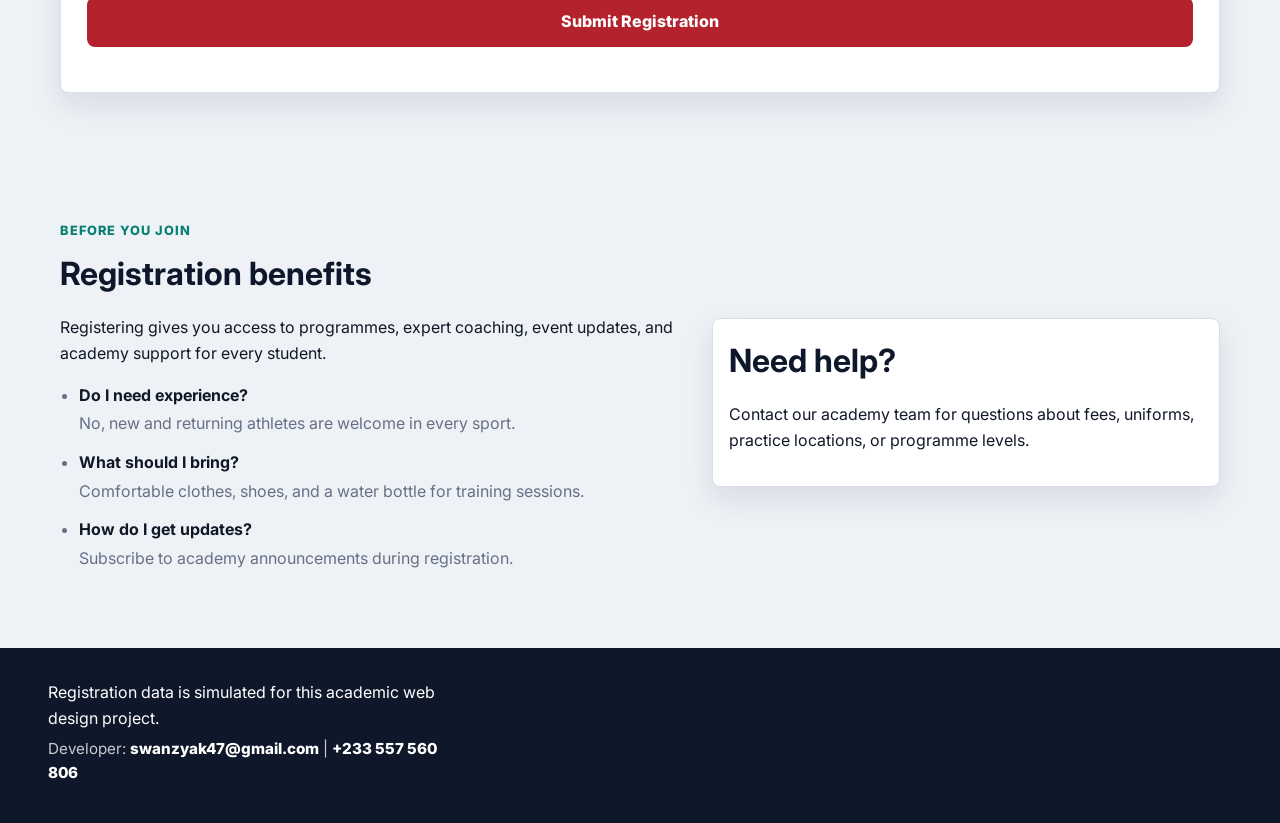
<file: html/register.html>
<!DOCTYPE html>
<html lang="en">
<head>
  <meta charset="UTF-8">
  <meta name="viewport" content="width=device-width, initial-scale=1.0">
  <title>SRC Sports Academy | Register</title>
  <link rel="stylesheet" href="../css/styles.css">
</head>
<body>
  <header class="site-header">
    <a class="brand" href="index.html">SRC Sports Academy</a>
    <button class="nav-toggle" type="button" aria-label="Open navigation" aria-expanded="false">☰</button>
    <nav class="site-nav" aria-label="Main navigation">
      <a href="index.html">Home</a>
      <a href="about.html">About</a>
      <a href="activities.html">New Activities</a>
      <a href="blog.html">Blog</a>
      <a href="events.html">Events</a>
      <a class="active" href="register.html">Register</a>
      <a class="book-link" href="booking.html">Book Now</a>
    </nav>
  </header>

  <main class="page-shell">
    <section class="page-hero">
      <p class="eyebrow">Join the academy</p>
      <h1>Student and community registration.</h1>
      <p>Complete the form to show interest in a sport and receive a simulated email confirmation.</p>
    </section>

    <section class="section card-grid three-column">
      <article class="feature-card searchable">
        <h3>Booking made easy</h3>
        <p>Reserve your first training session and see available class times in one place.</p>
      </article>
      <article class="feature-card searchable">
        <h3>Program details</h3>
        <p>Become familiar with each sport, skill level, and what to expect from every session.</p>
      </article>
      <article class="feature-card searchable">
        <h3>Coach support</h3>
        <p>Meet our coaches and get guidance on the best programme for your student or community athlete.</p>
      </article>
      <article class="feature-card searchable">
        <h3>Event participation</h3>
        <p>Sign up for academy events and fixtures right from your registration experience.</p>
      </article>
    </section>

    <section class="form-section">
      <form class="academy-form validate-form" data-form-type="register" aria-label="Registration form">
        <label for="full-name">Full name</label>
        <input id="full-name" name="fullName" type="text" required>
        <label for="email">Email address</label>
        <input id="email" name="email" type="email" required>
        <label for="phone">Phone number</label>
        <input id="phone" name="phone" type="tel" required>
        <label for="sport">Preferred sport</label>
        <select id="sport" name="sport" required>
          <option value="">Choose a sport</option>
          <option>Wrestling</option>
          <option>Taekwondo</option>
          <option>Judo</option>
          <option>Volleyball</option>
          <option>Football</option>
          <option>Rugby</option>
          <option>Ballet</option>
          <option>Table Tennis</option>
          <option>Handball</option>
          <option>Gymnastics</option>
        </select>
        <label class="check-row" for="subscribe">
          <input id="subscribe" name="subscribe" type="checkbox">
          Subscribe me to academy emails
        </label>
        <div class="captcha-box">
          <label for="captcha">CAPTCHA: What is <span class="captcha-question">4 + 3</span>?</label>
          <input id="captcha" name="captcha" type="number" required>
        </div>
        <button class="primary-button" type="submit">Submit Registration</button>
        <p class="form-message" role="status" aria-live="polite"></p>
      </form>
    </section>

    <section class="section split-section">
      <div>
        <p class="eyebrow">Before you join</p>
        <h2>Registration benefits</h2>
        <p>Registering gives you access to programmes, expert coaching, event updates, and academy support for every student.</p>
        <ul class="faq-list">
          <li><strong>Do I need experience?</strong> No, new and returning athletes are welcome in every sport.</li>
          <li><strong>What should I bring?</strong> Comfortable clothes, shoes, and a water bottle for training sessions.</li>
          <li><strong>How do I get updates?</strong> Subscribe to academy announcements during registration.</li>
        </ul>
      </div>
      <aside class="notice-box" aria-label="Registration support">
        <h2>Need help?</h2>
        <p>Contact our academy team for questions about fees, uniforms, practice locations, or programme levels.</p>
      </aside>
    </section>
  </main>

  <footer class="site-footer">
    <div>
      <p>Registration data is simulated for this academic web design project.</p>
      <p class="developer-credit">Developer: <a href="mailto:swanzyak47@gmail.com">swanzyak47@gmail.com</a> | <a href="tel:+233557560806">+233 557 560 806</a></p>
    </div>
  </footer>
  <script src="https://code.jquery.com/jquery-3.7.1.min.js"></script>
  <script src="../javascript/app.js"></script>
</body>
</html>
</file>
<file: css/styles.css>
@import url("https://fonts.googleapis.com/css2?family=Inter:wght@400;500;700;800;900&family=League+Spartan:wght@700;800;900&display=swap");

:root {
  --ink: #101828;
  --navy: #0f172a;
  --muted: #667085;
  --paper: #eef2f7;
  --panel: #ffffff;
  --panel-soft: #ffffff;
  --line: #d8dee8;
  --accent: #b4232d;
  --accent-dark: #8f1d26;
  --gold: #d99a20;
  --green: #087f73;
  --sky: #2563eb;
  --shadow: 0 12px 30px rgba(16, 24, 40, 0.1);
  --shadow-strong: 0 18px 46px rgba(16, 24, 40, 0.16);
}

* {
  box-sizing: border-box;
}

html {
  scroll-behavior: smooth;
}

body {
  margin: 0;
  font-family: "Inter", Arial, Helvetica, sans-serif;
  font-size: 16px;
  line-height: 1.6;
  color: var(--ink);
  overflow-x: hidden;
  background: var(--paper);
}

.page-loader {
  position: fixed;
  inset: 0;
  z-index: 100;
  display: grid;
  place-items: center;
  color: #ffffff;
  background: var(--navy);
  transition: opacity 0.35s ease, visibility 0.35s ease;
}

.page-loader span {
  font-family: "League Spartan", Arial, Helvetica, sans-serif;
  font-size: clamp(1.8rem, 6vw, 3.4rem);
  font-weight: 900;
}

.page-loader.hidden {
  opacity: 0;
  visibility: hidden;
}

img,
video,
iframe {
  max-width: 100%;
}

a {
  color: inherit;
}

main {
  min-width: 0;
}

button,
input,
select,
textarea {
  font: inherit;
}

button:focus-visible,
a:focus-visible,
input:focus-visible,
select:focus-visible,
textarea:focus-visible {
  outline: 3px solid var(--gold);
  outline-offset: 3px;
}

.site-header {
  position: sticky;
  top: 0;
  z-index: 20;
  display: flex;
  align-items: center;
  justify-content: space-between;
  gap: 1rem;
  padding: 0.82rem clamp(1rem, 4vw, 3rem);
  background: var(--navy);
  border-bottom: 1px solid #1e293b;
  box-shadow: 0 12px 34px rgba(15, 23, 42, 0.18);
}

.brand {
  font-family: "League Spartan", Arial, Helvetica, sans-serif;
  font-size: 1.42rem;
  font-weight: 900;
  text-decoration: none;
  color: #ffffff;
}

.site-nav {
  display: flex;
  align-items: center;
  gap: 0.35rem;
  min-width: 0;
}

.site-nav a {
  text-decoration: none;
  padding: 0.58rem 0.82rem;
  border-radius: 8px;
  color: #cbd5e1;
  font-size: 0.96rem;
  font-weight: 800;
  transition: background 0.2s ease, color 0.2s ease, transform 0.2s ease;
}

.site-nav a:hover,
.site-nav a.active {
  background: #1e293b;
  color: #ffffff;
}

.site-nav a:hover {
  transform: translateY(-1px);
}

.site-nav .book-link {
  color: #ffffff;
  background: var(--accent);
  box-shadow: 0 10px 22px rgba(180, 35, 45, 0.2);
}

.site-nav .book-link:hover,
.site-nav .book-link.active {
  color: #ffffff;
  background: var(--accent-dark);
}

.nav-toggle {
  display: none;
  border: 1px solid rgba(255, 255, 255, 0.24);
  background: #ffffff;
  color: var(--navy);
  border-radius: 8px;
  padding: 0.45rem 0.7rem;
  cursor: pointer;
}

.hero {
  position: relative;
  min-height: 86svh;
  display: grid;
  align-items: end;
  overflow: hidden;
  background: var(--navy);
}

.hero::after {
  content: "";
  position: absolute;
  inset: 0;
  background:
    linear-gradient(90deg, rgba(17, 24, 39, 0.96), rgba(17, 24, 39, 0.72) 54%, rgba(17, 24, 39, 0.32)),
    linear-gradient(0deg, rgba(17, 24, 39, 0.86), rgba(17, 24, 39, 0.12) 48%);
}

.hero-video {
  position: absolute;
  inset: 0;
  width: 100%;
  height: 100%;
  min-width: 100%;
  min-height: 100%;
  object-fit: cover;
  opacity: 0.86;
  pointer-events: none;
}

.hero-overlay {
  position: relative;
  z-index: 1;
  width: min(900px, 92vw);
  padding: clamp(7rem, 16vh, 10rem) clamp(1rem, 4vw, 3rem) 9vh;
  color: #ffffff;
}

.hero h1,
.page-hero h1 {
  margin: 0;
  font-family: "League Spartan", Arial, Helvetica, sans-serif;
  font-size: clamp(3rem, 9vw, 7.2rem);
  line-height: 0.94;
  letter-spacing: 0;
}

.hero-lead,
.page-hero p {
  max-width: 700px;
  font-size: clamp(1rem, 1.7vw, 1.2rem);
}

.hero h1 {
  max-width: 920px;
  color: #ffffff;
  text-shadow: 0 10px 34px rgba(0, 0, 0, 0.35);
}

.section-heading h2,
.section h2,
.search-panel h2 {
  color: var(--navy);
}

.page-hero h1 {
  max-width: 850px;
  color: #ffffff;
  font-size: clamp(2.35rem, 6vw, 4.35rem);
  line-height: 1;
}

.hero-lead {
  margin: 1.15rem 0 0;
  color: rgba(255, 255, 255, 0.94);
  font-size: clamp(1.08rem, 2vw, 1.45rem);
  font-weight: 500;
  line-height: 1.55;
  overflow-wrap: anywhere;
}

.eyebrow {
  margin: 0 0 0.45rem;
  color: var(--green);
  font-size: 0.8rem;
  font-weight: 800;
  letter-spacing: 0.08em;
  text-transform: uppercase;
}

.hero .eyebrow {
  color: #f4c76a;
}

.primary-button {
  display: inline-flex;
  align-items: center;
  justify-content: center;
  min-height: 44px;
  border: 0;
  border-radius: 8px;
  padding: 0.75rem 1rem;
  color: #ffffff;
  background: var(--accent);
  text-decoration: none;
  font-weight: 800;
  cursor: pointer;
  transition: background 0.2s ease, transform 0.2s ease, box-shadow 0.2s ease;
}

.primary-button:hover {
  background: var(--accent-dark);
  transform: translateY(-1px);
  box-shadow: var(--shadow);
}

.secondary-button {
  display: inline-flex;
  align-items: center;
  justify-content: center;
  min-height: 44px;
  border: 1px solid rgba(255, 255, 255, 0.55);
  border-radius: 8px;
  padding: 0.75rem 1rem;
  color: #ffffff;
  background: rgba(255, 255, 255, 0.08);
  text-decoration: none;
  font-weight: 800;
  transition: background 0.2s ease, transform 0.2s ease;
}

.secondary-button:hover {
  background: rgba(255, 255, 255, 0.18);
  transform: translateY(-1px);
}

.hero-actions,
.hero-stats {
  display: flex;
  gap: 0.8rem;
  flex-wrap: wrap;
  align-items: center;
}

.hero-actions {
  margin-top: 1.25rem;
}

.hero-stats {
  margin-top: 1.5rem;
}

.hero-stats span {
  min-width: 120px;
  border: 1px solid rgba(255, 255, 255, 0.22);
  border-radius: 8px;
  padding: 0.65rem 0.8rem;
  background: rgba(255, 255, 255, 0.13);
  backdrop-filter: blur(8px);
  box-shadow: 0 16px 34px rgba(0, 0, 0, 0.16);
}

.hero-stats strong {
  display: block;
  color: var(--gold);
  font-size: 1.45rem;
  line-height: 1;
}

.page-shell {
  width: min(1160px, 92vw);
  margin: 0 auto;
}

.section,
.form-section {
  width: min(1160px, 92vw);
  margin-inline: auto;
}

.page-hero,
.section,
.search-panel,
.form-section {
  padding: clamp(2.2rem, 6vw, 4rem) 0;
}

.page-hero {
  position: relative;
  border-bottom: 1px solid #1e293b;
  background: var(--navy);
  color: #ffffff;
  overflow: hidden;
  padding: clamp(3rem, 8vw, 5.5rem) clamp(1rem, 4vw, 3rem);
}

.page-hero::before {
  content: none;
}

.page-hero * {
  position: relative;
}

.page-hero .eyebrow {
  color: #f4c76a;
}

.page-hero p {
  color: #dbe4f0;
}

.feature-card {
  background: #ffffff;
  border: 1px solid var(--line);
  border-radius: 8px;
  box-shadow: var(--shadow);
  padding: 1.5rem;
}

.feature-card h3,
.feature-card p {
  margin: 0;
}

.feature-card h3,
.sport-card h3,
.info-card h2,
.notice-box h2 {
  overflow-wrap: anywhere;
}

.faq-list {
  margin: 1rem 0 0;
  padding-left: 1.2rem;
  color: var(--muted);
}

.faq-list li {
  margin-bottom: 0.85rem;
  line-height: 1.55;
}

.faq-list strong {
  display: block;
  margin-bottom: 0.25rem;
  color: var(--ink);
}

.section-heading {
  margin-bottom: 1.2rem;
}

.section-heading h2,
.section h2,
.search-panel h2 {
  margin: 0;
  font-size: clamp(1.45rem, 2.6vw, 2rem);
}

.search-panel {
  width: min(1160px, 92vw);
  margin: 0 auto;
  display: grid;
  grid-template-columns: 1fr minmax(240px, 420px);
  gap: 1rem;
  align-items: end;
  padding-inline: clamp(1rem, 3vw, 1.4rem);
  border: 1px solid var(--line);
  border-radius: 8px;
  background: var(--panel-soft);
  box-shadow: var(--shadow);
}

.search-label {
  font-weight: 800;
}

.site-search,
.academy-form input,
.academy-form select,
.academy-form textarea,
.forum-form input,
.forum-form textarea {
  width: 100%;
  border: 1px solid rgba(215, 222, 234, 0.95);
  border-radius: 8px;
  padding: 0.78rem 0.85rem;
  background: rgba(255, 255, 255, 0.94);
  color: var(--ink);
  box-shadow: inset 0 1px 0 rgba(255, 255, 255, 0.75);
  transition: border-color 0.2s ease, box-shadow 0.2s ease;
}

.site-search:focus,
.academy-form input:focus,
.academy-form select:focus,
.academy-form textarea:focus,
.forum-form input:focus,
.forum-form textarea:focus {
  border-color: var(--sky);
  box-shadow: 0 0 0 4px rgba(47, 128, 237, 0.12);
}

.help-text,
.form-message {
  margin: 0.35rem 0 0;
  color: var(--muted);
}

.card-grid {
  display: grid;
  grid-template-columns: repeat(4, minmax(0, 1fr));
  gap: 1rem;
  min-width: 0;
}

.quick-actions {
  display: grid;
  grid-template-columns: repeat(4, minmax(0, 1fr));
  gap: 1rem;
  padding-top: 1.25rem;
  padding-bottom: 1.25rem;
}

.quick-action {
  display: grid;
  gap: 0.35rem;
  min-height: 150px;
  padding: 1.2rem;
  color: var(--ink);
  text-decoration: none;
  background: #ffffff;
  border: 1px solid var(--line);
  border-left: 4px solid var(--accent);
  border-radius: 8px;
  box-shadow: var(--shadow);
  transition: border-color 0.2s ease, box-shadow 0.2s ease, transform 0.2s ease;
}

.quick-action:hover {
  border-color: #c5cedb;
  box-shadow: var(--shadow-strong);
  transform: translateY(-2px);
}

.quick-action span {
  color: var(--accent);
  font-size: 0.82rem;
  font-weight: 900;
  letter-spacing: 0.08em;
}

.quick-action strong {
  color: var(--navy);
  font-size: 1.05rem;
}

.quick-action small {
  color: var(--muted);
  font-size: 0.92rem;
  line-height: 1.45;
}

.two-column {
  grid-template-columns: repeat(2, minmax(0, 1fr));
}

.three-column {
  grid-template-columns: repeat(3, minmax(0, 1fr));
}

.sport-card,
.info-card,
.feature-card,
.post-card,
.question-card,
.notice-box,
.coach-card,
.event-card,
.faq-item,
.announcement-card,
.media-card,
.sponsor-card {
  background: #ffffff;
  border: 1px solid var(--line);
  border-radius: 8px;
  box-shadow: var(--shadow);
}

.announcements-section {
  padding-top: 1.5rem;
}

.announcement-list {
  display: grid;
  gap: 0.85rem;
}

.announcement-card {
  display: grid;
  gap: 0.35rem;
  padding: 1rem 1.1rem;
  border-left: 4px solid var(--accent);
}

.announcement-card time,
.media-card span {
  color: var(--accent);
  font-size: 0.78rem;
  font-weight: 900;
  letter-spacing: 0.08em;
  text-transform: uppercase;
}

.announcement-card h3,
.announcement-card p {
  margin: 0;
}

.announcement-card p {
  color: var(--muted);
}

.page-band,
.featured-post,
.newsletter-panel,
.checklist-panel {
  display: grid;
  grid-template-columns: 1fr auto;
  gap: 1.5rem;
  align-items: center;
  padding: clamp(1.5rem, 4vw, 2rem);
  background: #ffffff;
  border: 1px solid var(--line);
  border-radius: 8px;
  box-shadow: var(--shadow);
}

.metric-grid {
  display: grid;
  grid-template-columns: repeat(3, minmax(90px, 1fr));
  gap: 0.75rem;
}

.metric-grid article {
  display: grid;
  min-height: 110px;
  place-items: center;
  padding: 0.8rem;
  border: 1px solid var(--line);
  border-radius: 8px;
  text-align: center;
}

.metric-grid strong {
  color: var(--accent);
  font-size: 2rem;
  line-height: 1;
}

.metric-grid span {
  color: var(--muted);
  font-weight: 800;
}

.timeline-list {
  display: grid;
  grid-template-columns: repeat(3, minmax(0, 1fr));
  gap: 1rem;
}

.timeline-list.compact {
  min-width: min(520px, 100%);
}

.timeline-list article {
  padding: 1.1rem;
  background: #ffffff;
  border: 1px solid var(--line);
  border-radius: 8px;
  box-shadow: var(--shadow);
}

.timeline-list span,
.programme-card span {
  color: var(--accent);
  font-size: 0.78rem;
  font-weight: 900;
  letter-spacing: 0.08em;
  text-transform: uppercase;
}

.timeline-list h3,
.timeline-list p {
  margin: 0.35rem 0 0;
}

.timeline-list p {
  color: var(--muted);
}

.programme-card {
  display: grid;
  gap: 0.65rem;
  padding: 1.25rem;
  background: #ffffff;
  border: 1px solid var(--line);
  border-radius: 8px;
  box-shadow: var(--shadow);
}

.programme-card h2,
.programme-card p,
.programme-card ul {
  margin: 0;
}

.programme-card ul {
  padding-left: 1.1rem;
  color: var(--muted);
}

.featured-post {
  grid-template-columns: 1.2fr 0.8fr;
}

.featured-post .primary-button,
.newsletter-panel .primary-button {
  width: fit-content;
  margin-top: 0.75rem;
}

.tag-grid {
  display: flex;
  gap: 0.65rem;
  flex-wrap: wrap;
}

.tag-grid span {
  border: 1px solid var(--line);
  border-radius: 8px;
  padding: 0.55rem 0.75rem;
  color: var(--navy);
  background: #ffffff;
  font-weight: 800;
}

.filter-bar {
  display: flex;
  gap: 0.6rem;
  flex-wrap: wrap;
  margin: 0 0 1rem;
}

.filter-button {
  min-height: 40px;
  border: 1px solid var(--line);
  border-radius: 8px;
  padding: 0.55rem 0.85rem;
  color: var(--navy);
  background: #ffffff;
  cursor: pointer;
  font-weight: 800;
}

.filter-button:hover,
.filter-button.active {
  color: #ffffff;
  background: var(--navy);
  border-color: var(--navy);
}

.sport-card {
  overflow: hidden;
  transition: transform 0.2s ease, box-shadow 0.2s ease;
}

.sport-card:hover {
  transform: translateY(-4px);
  box-shadow: var(--shadow-strong);
}

.sport-card img {
  display: block;
  width: 100%;
  aspect-ratio: 4 / 3;
  object-fit: cover;
  background: #d8dee8;
  filter: saturate(1.08) contrast(1.02);
}

.sport-card h3,
.sport-card p,
.info-card,
.feature-card,
.post-card,
.question-card,
.notice-box {
  padding: 1rem;
}

.sport-card h3 {
  margin: 0;
  font-size: 1.1rem;
  color: var(--navy);
}

.sport-card p {
  margin: 0;
  padding-top: 0;
  color: var(--muted);
}

.split-section {
  display: grid;
  grid-template-columns: 1.1fr 0.9fr;
  gap: 2rem;
  align-items: center;
  min-width: 0;
}

.split-section > *,
.card-grid > *,
.search-panel > * {
  min-width: 0;
}

.pathway-section {
  padding: clamp(2rem, 5vw, 3.5rem);
  background: #ffffff;
  border: 1px solid var(--line);
  border-radius: 8px;
  box-shadow: var(--shadow);
}

.download-schedule {
  width: fit-content;
  min-height: 42px;
  border: 0;
  border-radius: 8px;
  padding: 0.65rem 0.9rem;
  color: #ffffff;
  background: var(--navy);
  cursor: pointer;
  font-weight: 900;
}

.venue-list {
  display: flex;
  gap: 0.55rem;
  flex-wrap: wrap;
  margin-top: 1rem;
}

.venue-list span {
  border: 1px solid var(--line);
  border-radius: 8px;
  padding: 0.5rem 0.7rem;
  background: #ffffff;
  color: var(--navy);
  font-weight: 800;
}

.map-frame iframe {
  width: 100%;
  min-height: 360px;
  border: 0;
  border-radius: 8px;
  box-shadow: var(--shadow);
}

.pathway-grid {
  display: grid;
  grid-template-columns: repeat(3, minmax(0, 1fr));
  gap: 1rem;
}

.pathway-step {
  padding: 1.25rem;
  border: 1px solid var(--line);
  border-radius: 8px;
  background: #f8fafc;
}

.pathway-step span {
  color: var(--accent);
  font-size: 0.78rem;
  font-weight: 900;
  letter-spacing: 0.08em;
  text-transform: uppercase;
}

.pathway-step h3,
.pathway-step p,
.testimonial-card p {
  margin: 0;
}

.pathway-step h3 {
  margin-top: 0.45rem;
  color: var(--navy);
}

.pathway-step p {
  margin-top: 0.45rem;
  color: var(--muted);
}

.testimonial-card {
  display: grid;
  gap: 0.75rem;
  min-height: 210px;
  padding: 1.25rem;
  background: #ffffff;
  border: 1px solid var(--line);
  border-radius: 8px;
  box-shadow: var(--shadow);
}

.testimonial-card p {
  color: var(--ink);
  font-size: 1.02rem;
}

.testimonial-card strong {
  align-self: end;
  color: var(--navy);
}

.testimonial-card span {
  color: var(--muted);
  font-size: 0.92rem;
}

.gallery-grid {
  display: grid;
  grid-template-columns: repeat(4, minmax(0, 1fr));
  gap: 1rem;
}

.gallery-card {
  position: relative;
  min-height: 220px;
  overflow: hidden;
  border: 0;
  border-radius: 8px;
  padding: 0;
  color: #ffffff;
  background: var(--navy);
  box-shadow: var(--shadow);
  cursor: pointer;
}

.gallery-card img {
  display: block;
  width: 100%;
  height: 100%;
  min-height: 220px;
  object-fit: cover;
  opacity: 0.86;
  transition: transform 0.25s ease;
}

.gallery-card:hover img {
  transform: scale(1.04);
}

.gallery-card span {
  position: absolute;
  left: 0.85rem;
  right: 0.85rem;
  bottom: 0.85rem;
  z-index: 1;
  font-weight: 900;
  text-align: left;
  text-shadow: 0 2px 12px rgba(0, 0, 0, 0.55);
}

.coach-card,
.event-card {
  display: grid;
  gap: 0.65rem;
  padding: 1.25rem;
}

.coach-card span,
.event-card time {
  color: var(--accent);
  font-size: 0.8rem;
  font-weight: 900;
  letter-spacing: 0.08em;
  text-transform: uppercase;
}

.coach-card h3,
.coach-card p,
.coach-card small,
.event-card h3,
.event-card p {
  margin: 0;
}

.coach-card p,
.event-card p {
  color: var(--muted);
}

.coach-card small {
  color: var(--navy);
  font-weight: 800;
}

.event-card a {
  width: fit-content;
  color: var(--accent);
  font-weight: 900;
  text-decoration: none;
}

.event-card a:hover {
  text-decoration: underline;
}

.faq-section {
  padding-top: 2rem;
}

.faq-grid {
  display: grid;
  gap: 0.75rem;
}

.faq-item {
  padding: 1rem 1.1rem;
}

.faq-item summary {
  color: var(--navy);
  cursor: pointer;
  font-weight: 900;
}

.faq-item p {
  margin: 0.75rem 0 0;
  color: var(--muted);
}

.contact-desk {
  display: grid;
  grid-template-columns: 1fr auto;
  gap: 1.5rem;
  align-items: center;
  padding: clamp(1.5rem, 4vw, 2rem);
  background: #ffffff;
  border: 1px solid var(--line);
  border-radius: 8px;
  box-shadow: var(--shadow);
}

.contact-actions {
  display: flex;
  gap: 0.75rem;
  flex-wrap: wrap;
  justify-content: flex-end;
}

.secondary-contact {
  display: inline-flex;
  align-items: center;
  justify-content: center;
  min-height: 44px;
  border: 1px solid var(--line);
  border-radius: 8px;
  padding: 0.75rem 1rem;
  color: var(--navy);
  background: #ffffff;
  font-weight: 900;
  text-decoration: none;
}

.secondary-contact:hover {
  border-color: var(--navy);
}

.media-frame iframe {
  width: 100%;
  aspect-ratio: 16 / 9;
  border: 0;
  border-radius: 8px;
  box-shadow: var(--shadow-strong);
}

.media-hub-grid {
  display: grid;
  grid-template-columns: repeat(3, minmax(0, 1fr));
  gap: 1rem;
}

.media-card {
  display: grid;
  gap: 0.55rem;
  padding: 1.2rem;
}

.media-card h3,
.media-card p {
  margin: 0;
}

.media-card p {
  color: var(--muted);
}

.spotlight-section {
  display: grid;
  grid-template-columns: 0.9fr 1.1fr;
  gap: 2rem;
  align-items: center;
  padding: clamp(2rem, 5vw, 3.5rem);
  background: #ffffff;
  border: 1px solid var(--line);
  border-radius: 8px;
  box-shadow: var(--shadow);
}

.spotlight-image img {
  display: block;
  width: 100%;
  aspect-ratio: 4 / 3;
  object-fit: cover;
  border-radius: 8px;
}

.spotlight-list {
  margin: 1rem 0 0;
  padding-left: 1.2rem;
  color: var(--muted);
}

.sponsor-grid {
  display: grid;
  grid-template-columns: repeat(4, minmax(0, 1fr));
  gap: 1rem;
}

.sponsor-card {
  display: grid;
  min-height: 96px;
  place-items: center;
  padding: 1rem;
  color: var(--navy);
  font-weight: 900;
  text-align: center;
}

.counter-box {
  display: inline-flex;
  border: 1px solid rgba(215, 222, 234, 0.95);
  border-radius: 8px;
  padding: 0.7rem 1rem;
  background: #ffffff;
  font-weight: 800;
  box-shadow: var(--shadow);
}

.academy-form,
.forum-form {
  display: grid;
  gap: 0.85rem;
}

.academy-form {
  background: #ffffff;
  border: 1px solid rgba(215, 222, 234, 0.95);
  border-radius: 8px;
  padding: clamp(1rem, 3vw, 1.6rem);
  box-shadow: var(--shadow);
}

.academy-form label,
.forum-form label {
  font-weight: 800;
}

.check-row {
  display: flex;
  align-items: center;
  gap: 0.6rem;
}

.check-row input {
  width: auto;
}

.captcha-box {
  border: 1px dashed var(--green);
  border-radius: 8px;
  padding: 1rem;
  background: #f8fafc;
}

.forum-panel {
  display: grid;
  gap: 1rem;
}

.forum-list {
  display: grid;
  gap: 1rem;
}

.post-date {
  color: var(--accent-dark);
  font-weight: 800;
}

.table-wrap {
  overflow-x: auto;
  max-width: 100%;
  -webkit-overflow-scrolling: touch;
}

table {
  width: 100%;
  min-width: 620px;
  border-collapse: collapse;
  background: #ffffff;
  border-radius: 8px;
  overflow: hidden;
  box-shadow: var(--shadow);
}

th,
td {
  padding: 0.9rem;
  border-bottom: 1px solid var(--line);
  text-align: left;
  vertical-align: top;
}

th {
  background: var(--navy);
  color: #ffffff;
}

.is-hidden {
  display: none;
}

.site-footer {
  display: grid;
  grid-template-columns: 1.6fr 1fr 1fr 1fr;
  gap: 1rem;
  padding: 2rem clamp(1rem, 4vw, 3rem);
  color: #ffffff;
  background: var(--navy);
}

.site-footer p {
  margin: 0 0 0.35rem;
}

.footer-column {
  display: grid;
  align-content: start;
  gap: 0.35rem;
}

.footer-column h2 {
  margin: 0 0 0.25rem;
  font-size: 1rem;
}

.footer-column a {
  color: #ffffff;
  text-decoration: none;
}

.footer-column a:hover {
  text-decoration: underline;
}

.whatsapp-float {
  position: fixed;
  right: 1rem;
  bottom: 1rem;
  z-index: 25;
  display: inline-flex;
  align-items: center;
  justify-content: center;
  min-height: 48px;
  padding: 0.8rem 1rem;
  color: #ffffff;
  background: #087f5b;
  border-radius: 8px;
  box-shadow: var(--shadow-strong);
  font-weight: 900;
  text-decoration: none;
}

.whatsapp-float:hover {
  background: #066c4e;
}

.back-to-top {
  position: fixed;
  right: 1rem;
  bottom: 4.6rem;
  z-index: 25;
  display: none;
  min-height: 44px;
  border: 0;
  border-radius: 8px;
  padding: 0.7rem 0.95rem;
  color: #ffffff;
  background: var(--navy);
  box-shadow: var(--shadow-strong);
  cursor: pointer;
  font-weight: 900;
}

.back-to-top.visible {
  display: inline-flex;
  align-items: center;
  justify-content: center;
}

.lightbox {
  position: fixed;
  inset: 0;
  z-index: 40;
  display: none;
  place-items: center;
  padding: 1rem;
  color: #ffffff;
  background: rgba(17, 24, 39, 0.9);
}

.lightbox.open {
  display: grid;
}

.lightbox img {
  width: min(920px, 92vw);
  max-height: 76vh;
  object-fit: contain;
  border-radius: 8px;
  box-shadow: var(--shadow-strong);
}

.lightbox p {
  margin: 0.75rem 0 0;
  font-weight: 800;
}

.lightbox-close {
  position: absolute;
  top: 1rem;
  right: 1rem;
  width: 44px;
  height: 44px;
  border: 1px solid rgba(255, 255, 255, 0.4);
  border-radius: 8px;
  color: #ffffff;
  background: rgba(255, 255, 255, 0.08);
  cursor: pointer;
  font-size: 1.5rem;
}

.reveal {
  opacity: 0;
  transform: translateY(18px);
  transition: opacity 0.45s ease, transform 0.45s ease;
}

.reveal.visible {
  opacity: 1;
  transform: translateY(0);
}

.developer-credit {
  color: rgba(255, 255, 255, 0.78);
  font-size: 0.95rem;
}

.developer-credit a {
  color: #ffffff;
  font-weight: 800;
  text-decoration: none;
}

.developer-credit a:hover {
  text-decoration: underline;
}

.social-links {
  display: flex;
  gap: 0.75rem;
  flex-wrap: wrap;
}

.site-footer .social-links {
  display: grid;
}

.social-links a {
  color: #ffffff;
  text-decoration: none;
  border-bottom: 1px solid transparent;
}

.social-links a:hover {
  border-color: #ffffff;
}

@media (max-width: 1180px) {
  .site-header {
    gap: 0.65rem;
  }

  .brand {
    font-size: 1.12rem;
  }

  .site-nav a {
    padding: 0.5rem 0.58rem;
    font-size: 0.94rem;
  }

  .card-grid {
    grid-template-columns: repeat(3, minmax(0, 1fr));
  }
}

@media (max-width: 1024px) {
  .card-grid {
    grid-template-columns: repeat(2, minmax(0, 1fr));
  }

  .search-panel,
  .split-section {
    grid-template-columns: 1fr;
  }

  .quick-actions,
  .pathway-grid,
  .gallery-grid,
  .media-hub-grid,
  .sponsor-grid {
    grid-template-columns: repeat(2, minmax(0, 1fr));
  }

  .spotlight-section,
  .contact-desk,
  .page-band,
  .featured-post,
  .newsletter-panel,
  .checklist-panel {
    grid-template-columns: 1fr;
  }

  .contact-actions {
    justify-content: flex-start;
  }

  .site-footer {
    grid-template-columns: repeat(2, minmax(0, 1fr));
  }
}

@media (max-width: 900px) {
  .page-shell {
    width: 100%;
    margin: 0 auto;
  }

  .page-hero,
  .section,
  .search-panel,
  .form-section {
    padding-inline: clamp(1rem, 4vw, 1.5rem);
  }

  .hero-overlay {
    width: 100%;
    padding: clamp(6.5rem, 13vh, 8rem) clamp(1rem, 4vw, 1.5rem) 6rem;
  }

  .hero-actions,
  .hero-stats {
    flex-direction: column;
    align-items: stretch;
  }

  .hero-stats span {
    min-width: auto;
    width: 100%;
  }
}

@media (max-width: 760px) {
  .nav-toggle {
    display: inline-flex;
    align-items: center;
    justify-content: center;
    min-width: 44px;
    min-height: 44px;
    margin-left: auto;
  }

  .site-header {
    align-items: center;
    flex-wrap: wrap;
    padding: 0.75rem 1rem;
  }

  .site-nav {
    position: absolute;
    top: 100%;
    left: 0;
    right: 0;
    display: none;
    flex-direction: column;
    align-items: stretch;
    gap: 0.5rem;
    padding: 0.75rem 1rem 1rem;
    background: var(--navy);
    border-bottom: 1px solid #1e293b;
    box-shadow: 0 18px 40px rgba(15, 23, 42, 0.22);
  }

  .site-nav.open {
    display: flex;
  }

  .site-nav a {
    width: 100%;
    border-radius: 0.75rem;
  }

  .hero {
    min-height: 82svh;
  }

  .hero h1 {
    font-size: clamp(2.45rem, 13vw, 4.2rem);
    line-height: 0.94;
  }

  .card-grid,
  .two-column,
  .three-column,
  .quick-actions,
  .pathway-grid,
  .gallery-grid,
  .media-hub-grid,
  .sponsor-grid,
  .timeline-list {
    grid-template-columns: 1fr;
  }

  .search-panel {
    align-items: stretch;
  }

  .primary-button,
  .secondary-button {
    width: 100%;
  }

  .site-footer {
    gap: 1.5rem;
    grid-template-columns: 1fr;
    padding-bottom: 5rem;
  }
}

@media (max-width: 520px) {
  .site-header {
    padding: 0.7rem 0.85rem;
  }

  .brand {
    max-width: calc(100vw - 5.8rem);
    font-size: 1rem;
    line-height: 1.05;
  }

  .site-nav {
    padding: 0.7rem 0.9rem 0.9rem;
  }

  .hero-overlay {
    padding: 5.8rem 1rem 4.5rem;
  }

  .hero-lead,
  .page-hero p,
  .section-heading h2 {
    font-size: 1rem;
  }

  .hero-stats span,
  .feature-card,
  .sport-card h3,
  .sport-card p,
  .info-card,
  .post-card,
  .question-card,
  .notice-box {
    padding: 0.85rem;
  }

  .search-panel {
    width: min(100% - 1.5rem, 1160px);
    margin-top: 0.75rem;
  }

  .section,
  .form-section {
    width: min(100% - 1.5rem, 1160px);
  }

  .quick-action,
  .pathway-step,
  .testimonial-card {
    padding: 1rem;
  }

  .pathway-section {
    padding: 1rem;
  }

  .page-band,
  .featured-post,
  .newsletter-panel,
  .checklist-panel {
    padding: 1rem;
  }

  .metric-grid {
    grid-template-columns: 1fr;
  }

  .whatsapp-float {
    right: 0.75rem;
    bottom: 0.75rem;
  }

  .back-to-top {
    right: 0.75rem;
    bottom: 4.25rem;
  }

  table {
    min-width: 560px;
  }

  .site-footer {
    padding: 1.5rem 1rem;
  }
}
</file>
